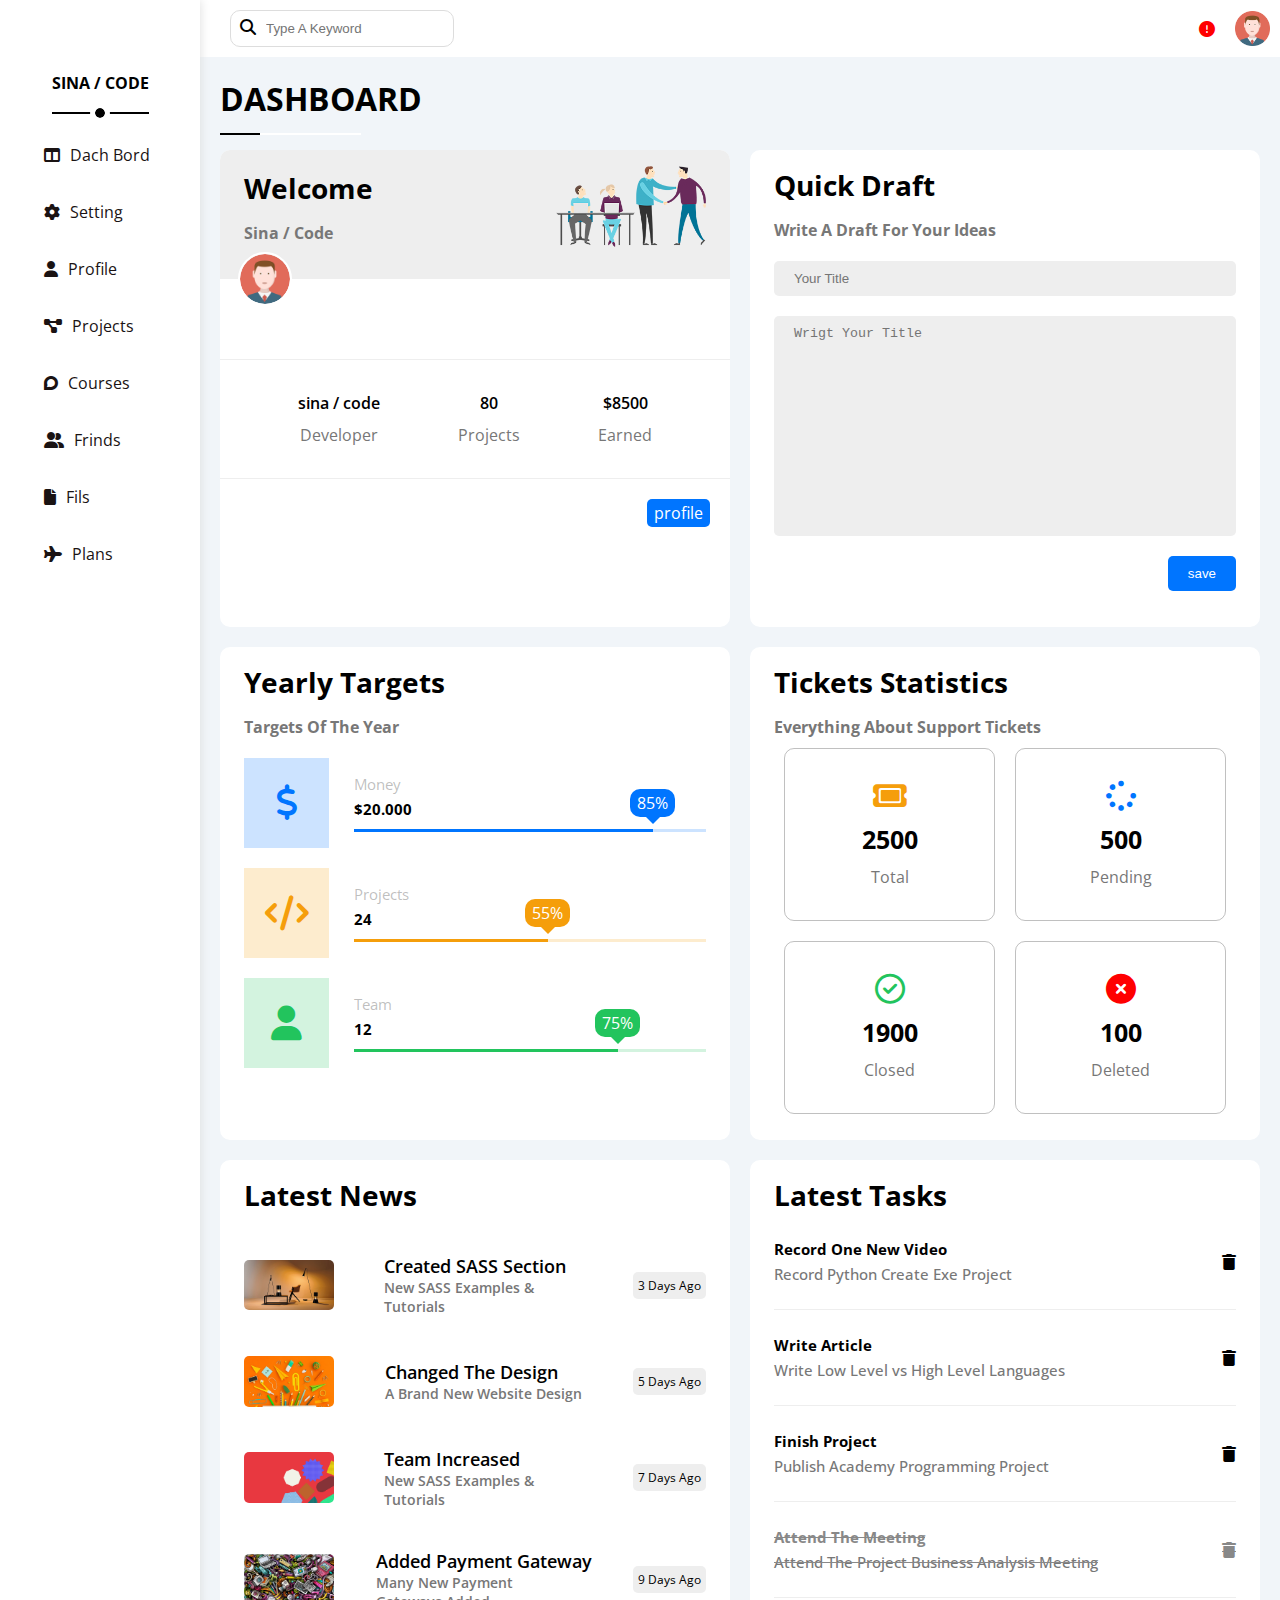
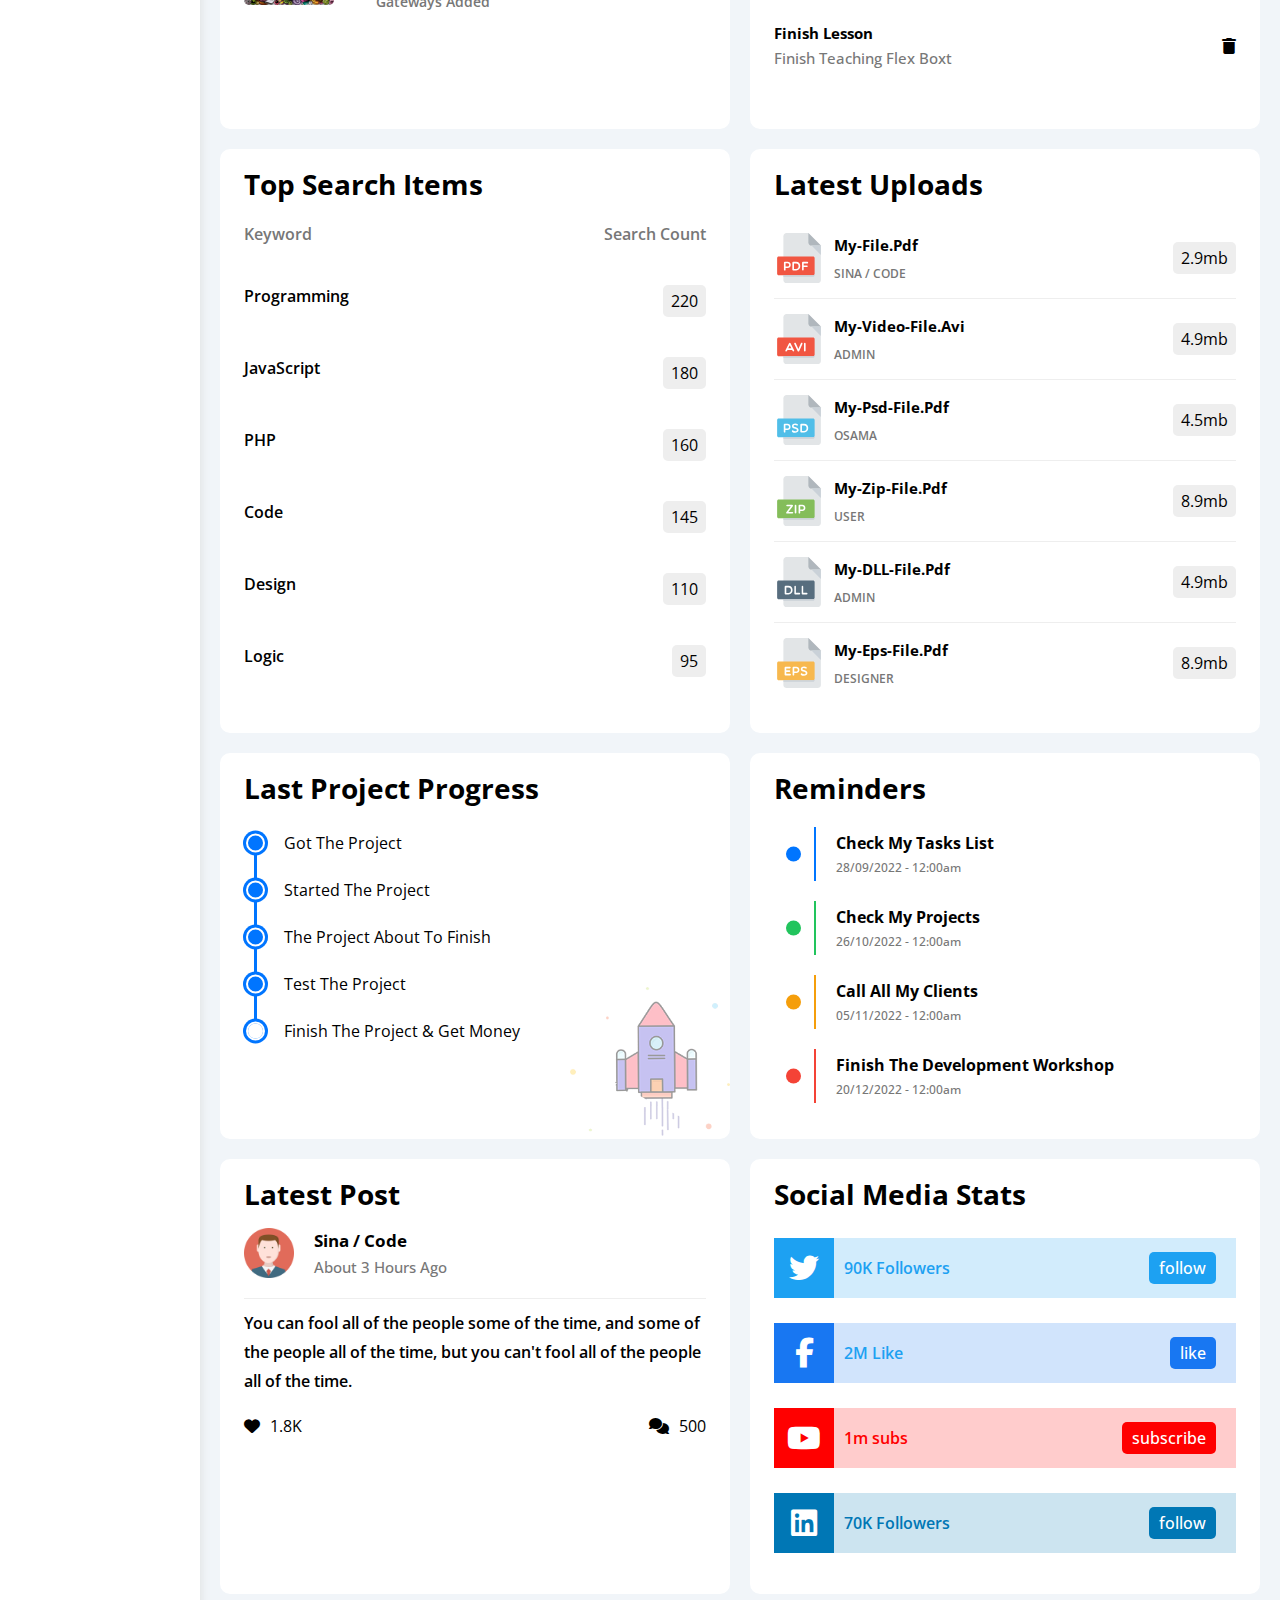
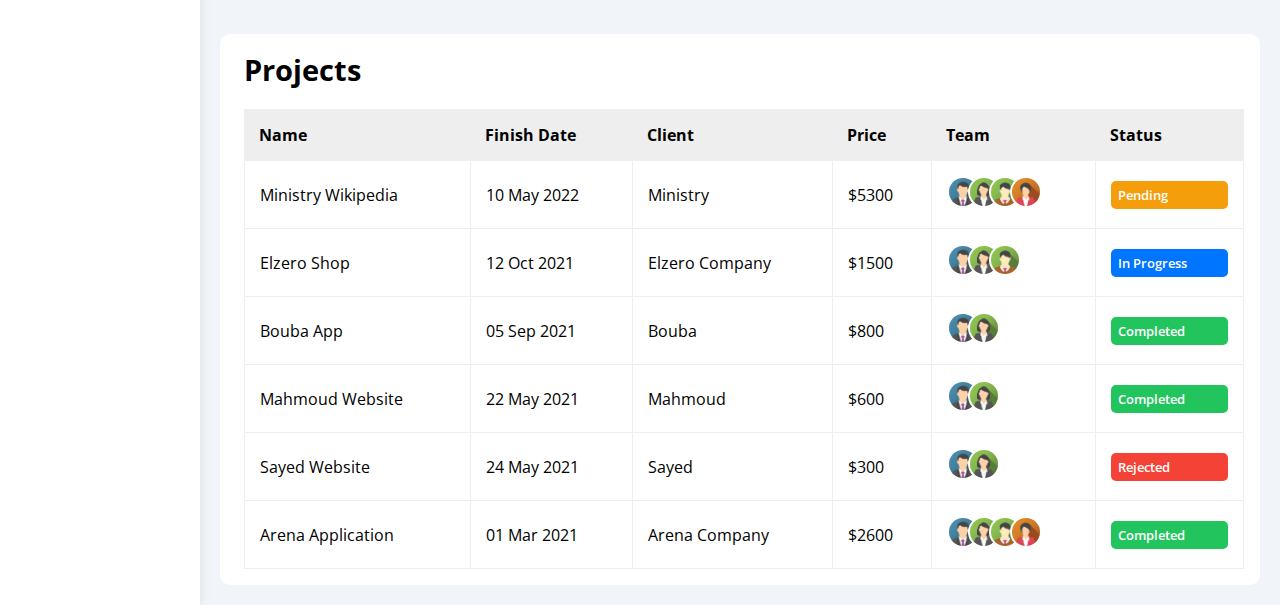
<file: index.html>
<!DOCTYPE html>
<html lang="en">
<head>
    <meta charset="UTF-8">
    <meta name="viewport" content="width=device-width, initial-scale=1.0">
    <title>Dash-Bord</title>
    <!-- font awesome -->
    <link rel="stylesheet" href="https://cdnjs.cloudflare.com/ajax/libs/font-awesome/6.5.1/css/all.min.css">
    <link rel="stylesheet" href="css/dashbord.css">

</head>
<body>
    <main class="mn"> 
        <div class="dash-bord">
                <div class="sina-bar">
                    <h2>sina / code</h2>
                    <ul>
                        <li><a href="index.html"><i class="fa-solid fa-table-columns"></i><span>dach bord</span></a></li>
                        <li><a href="settings.html"><i class="fa-solid fa-gear"></i><span>setting</span></a></li>
                        <li><a href="profile.html"><i class="fa-solid fa-user"></i><span>profile</span></a></li>
                        <li><a href="projects.html"><i class="fa-solid fa-diagram-project"></i><span>projects</span></a></li>
                        <li><a href="coursers.html"><i class="fa-brands fa-discourse"></i><span>courses</span></a></li>
                        <li><a href="frind.html"><i class="fa-solid fa-user-group"></i><span>frinds</span></a></li>
                        <li><a href="files.html"><i class="fa-solid fa-file"></i><span>fils</span></a></li>
                        <li><a href="plans.html"><i class="fa-solid fa-plane"></i><span>plans</span></a></li>
                    </ul>
                </div>            
        </div>
       <section class="header">
        <header>
            <form action="">
             <i class="fa-solid fa-magnifying-glass"></i>
             <input type="text" placeholder="Type A Keyword">
            </form>
            <div class="right">
             <img src="image/avatar.png" alt="">
             <i class="fa-solid fa-circle-exclamation"></i>
            </div>
         </header>
         <div class="dach-content">
            <h1>Dashboard</h1>
            <div class="content content-dashbord">
               <div class="welcome box">
                <div class="up">
                    <div class="wel">
                        <h3>welcome</h3>
                    <h4>sina / code</h4>
                    </div>
                    <img class="img-wel" src="image/welcome.png" loading="lazy" alt="...">
                    <img class="img-avatar" src="image/avatar.png" alt="">
                </div>
                <div class="down">
                   <div class="content-down">
                    <div class="user">
                        <p>
                            sina / code
                            <span>Developer</span>
                        </p>
                    </div>
                    <div class="user">
                        <p>
                            80
                            <span>Projects</span>
                        </p>
                    </div>
                    <div class="user">
                        <p>
                            $8500
                            <span>Earned
                            </span>
                        </p>
                    </div>
                   </div>
                    <div class="profil-link">
                        <a href="profile.html">profile</a>
                    </div>
                </div>
               </div>
               <div class="quick  box">
                <h3>Quick Draft</h3>
                <h4>Write A Draft For Your Ideas</h4>
                <form action="">
                    <input class="inp" type="text" placeholder="Your Title">
                   <textarea name="" placeholder="Wrigt Your Title" id=""></textarea>
                    <input type="submit" value="save">
                </form>
               </div>
               <div class="targets box">
                <div class="title">
                    <h3>Yearly Targets</h3>
                    <h4>Targets Of The Year</h4>
                </div>
                <div class="info">
                    <div class="content">
                        <div class="icon" style="background-color: rgb(0 117 255 / 20%);">
                         <i class="fa-solid fa-dollar-sign" style="color: rgb(0 117 255);"></i>
                        </div>
                        <div class="line">
                         <h5>Money</h5>
                         <h6>$20.000</h6>
                         <span class="span-b span" style="background-color: rgb(0 117 255 / 20%);"><span></span></span>
                        </div>
                 </div>
                 <div class="content">
                     <div class="icon" style="background-color: rgb(253 236 206);">
                         <i class="fa-solid fa-code" style="color: rgb(245 158 11);"></i>
                     </div>
                     <div class="line">
                      <h5>Projects</h5>
                      <h6>24</h6>
                      <span class="span-y span" style="background-color: rgb(253 236 206);"><span></span></span>
                     </div>
              </div>
              <div class="content">
                 <div class="icon" style="background-color: rgb(34 197 94 / 20%);">
                     <i class="fa-solid fa-user" style="color: rgb(34 196 93);"></i>
                 </div>
                 <div class="line">
                  <h5>Team</h5>
                  <h6>12</h6>
                  <span class="span-g span" style="background-color: rgb(34 197 94 / 20%); "><span></span></span>
                 </div>
          </div>
                </div>
               </div>
               <div class="tickets box">
               <div class="title">
                <h3>Tickets Statistics</h3>
                <h4>Everything About Support Tickets</h4>
               </div>
              <div class="content">
                <div class="info">
                    <i  class="fa-solid fa-ticket"></i>
                    <p>2500</p>
                    <span>total</span>
                   </div>
                   <div class="info">
                    <i class="fa-solid fa-spinner"></i>
                    <p>500</p>
                    <span>Pending</span>
                   </div>
                   <div class="info">
                    <i class="fa-regular fa-circle-check"></i>
                    <p>1900</p>
                    <span>closed</span>
                   </div>
                   <div class="info">
                    <i class="fa-solid fa-circle-xmark"></i>
                    <p>100</p>
                    <span>deleted</span>
                   </div>
              </div>
               </div>
               <div class="news box">
                <h3>Latest News</h3>
               <div class="content-info">
                <div class="info">
                    <img src="image/news-01.png" alt="">
                   <div class="tittle">
                    <h5>Created SASS Section</h5>
                    <h6>New SASS Examples & Tutorials</h6>
                   </div>
                   <p>3 Days Ago</p>
                </div>
                <div class="info">
                    <img src="image/news-02.png" alt="">
                   <div class="tittle">
                    <h5>Changed The Design</h5>
                    <h6>A Brand New Website Design</h6>
                   </div>
                   <p>5 Days Ago</p>
                </div>
                <div class="info">
                    <img src="image/news-03.png" alt="">
                   <div class="tittle">
                    <h5>Team Increased</h5>
                    <h6>New SASS Examples & Tutorials</h6>
                   </div>
                   <p>7 Days Ago</p>
                </div>
                <div style="border-bottom: none;" class="info">
                    <img src="image/news-04.png" alt="">
                   <div class="tittle">
                    <h5>Added Payment Gateway</h5>
                    <h6>Many New Payment Gateways Added</h6>
                   </div>
                   <p>9 Days Ago</p>
                </div>
               </div>
               </div>
               <div class="lastes-taks box">
              <h3>Latest Tasks</h3>
                <div class="info"> 
                        <div class="title">
                            <h5>Record One New Video</h5>
                            <h6>Record Python Create Exe Project</h6>
                        </div>
                        <i class="fa-solid fa-trash"></i>
                </div>
                <div class="info">
                    <div class="title">
                        <h5>Write Article</h5>
                        <h6>Write Low Level vs High Level Languages</h6>
                    </div>
                    <i class="fa-solid fa-trash"></i>
            </div>
            <div class="info">
                <div class="title">
                    <h5>Finish Project</h5>
                    <h6>Publish Academy Programming Project</h6>
                </div>
                <i class="fa-solid fa-trash"></i>
        </div>
        <div class="info" style="text-decoration: line-through; color: #888;">
            <div class="title">
                <h5>Attend The Meeting</h5>
                <h6>Attend The Project Business Analysis Meeting</h6>
            </div>
            <i class="fa-solid fa-trash"></i>
    </div>
    <div class="info" style="border: none;">
        <div class="title">
            <h5>Finish Lesson</h5>
            <h6>Finish Teaching Flex Boxt</h6>
        </div>
        <i class="fa-solid fa-trash"></i>
</div>
            </div>
            <div class="search-items box">
                <h3>Top Search Items</h3>
                <div class="title">
                    <p>Keyword</p>
                    <p>Search Count</p>
                </div>
                <div class="info">
                    <p>Programming</p>
                    <p>220</p>
                </div>
                <div class="info">
                    <p>JavaScript</p>
                    <p>180</p>
                </div>
                <div class="info">
                    <p>PHP</p>
                    <p>160</p>
                </div>
                <div class="info">
                    <p>Code</p>
                    <p>145</p>
                </div>
                <div class="info">
                    <p>Design</p>
                    <p>110</p>
                </div>
                <div class="info">
                    <p>Logic</p>
                    <p>95</p>
                </div>
            </div>
            <div class="uploads box">
                <h3>Latest Uploads</h3>
                <div class="info">
                    <div class="file">
                        <img src="image/pdf.svg" loading="lazy" alt="...">
                       <div class="title">
                        <h5>my-file.pdf</h5>
                        <h6>sina / code</h6>
                       </div>
                    </div>
                    <p>2.9mb</p>
                </div>
                <div class="info">
                    <div class="file">
                        <img src="image/avi.svg" loading="lazy" alt="...">
                       <div class="title">
                        <h5>My-Video-File.avi</h5>
                        <h6>Admin</h6>
                       </div>
                    </div>
                    <p>4.9mb</p>
                </div>
                <div class="info">
                    <div class="file">
                        <img src="image/psd.svg" loading="lazy" alt="...">
                       <div class="title">
                        <h5>My-Psd-File.pdf</h5>
                        <h6>Osama</h6>
                       </div>
                    </div>
                    <p>4.5mb</p>
                </div>
                <div class="info">
                    <div class="file">
                        <img src="image/zip.svg" loading="lazy" alt="...">
                       <div class="title">
                        <h5>My-Zip-File.pdf</h5>
                        <h6>User</h6>
                       </div>
                    </div>
                    <p>8.9mb</p>
                </div>
                <div class="info">
                    <div class="file">
                        <img src="image/dll.svg" loading="lazy" alt="...">
                       <div class="title">
                        <h5>My-DLL-File.pdf</h5>
                        <h6>admin</h6>
                       </div>
                    </div>
                    <p>4.9mb</p>
                </div>
                <div class="info" style="border: none;">
                    <div class="file">
                        <img src="image/eps.svg" loading="lazy" alt="...">
                       <div class="title">
                        <h5>My-Eps-File.pdf</h5>
                        <h6>designer</h6>
                       </div>
                    </div>
                    <p>8.9mb</p>
                </div>
            </div>
                <div class="progress box">
                    <h3>Last Project Progress</h3>
             <ul>
                <li>Got The Project</li>
                <li>Started The Project</li>
                <li>The Project About To Finish</li>
                <li class="f-active">Test The Project</li>
                <li class="l-active">Finish The Project & Get Money</li>
             </ul>
             <img src="image/project.png" alt="">
                </div>
                <div class="reminders box">
                    <h3>Reminders</h3>
                    <ul>
                        <li class="ib" style="border-color:rgb(0 117 255) ;">
                            Check My Tasks List
                            <span>28/09/2022 - 12:00am</span>
                        </li>
                        <li class="ig" style="border-color: rgb(34 196 93);">
                            Check My Projects
                            <span>26/10/2022 - 12:00am</span>
                        </li>
                        <li class="iy" style="border-color:rgb(245 158 11) ;">
                            Call All My Clients
                            <span>05/11/2022 - 12:00am</span>
                        </li>
                        <li class="ir" style="border-color:#f44336 ;">
                            Finish The Development Workshop
                            <span>20/12/2022 - 12:00am</span>
                        </li>
                    </ul>
                </div>
                <div class=" post box">
                    <h3>Latest Post</h3>
                    <div class="content">
                        <img src="image/avatar.png" loading="lazy" alt="...">
                    <div class="title">
                        <h5>sina / code</h5>
                        <h6>About 3 Hours Ago</h6>
                    </div>
                    </div>
                    <p>
                        You can fool all of the people some of the time, and some of the people all of the time, but you can't fool all of the people all of the time.
                    </p>
                    <div class="lc">
                        <p><i class="fa-solid fa-heart"></i>1.8K</p>
                        <p><i class="fa-solid fa-comments"></i>500</p>
                    </div>
                </div>
                <div class="stats box">
                    <h3>Social Media Stats</h3>
                    <div class="tweter info" style="background-color: rgb(29 161 242 / 20%)">
                        <div class="left">
                            <div style="background-color: #1da1f2;" class="icon" >
                                <i class="fa-brands fa-twitter"></i>
                            </div>
                            <p style="color: #1da1f2;">90K Followers
                            </p>
                        </div>
                        <a style="background-color :#1da1f2;" href="">follow</a>
                    </div>
                    <div class="face info" style="background-color:rgb(24 119 242 / 20%); color:#1da1f2">
                       <div class="left">
                        <div style="background-color: #1877f2;" class="icon"><i class="fa-brands fa-facebook-f"></i></div>
                        <p>2M Like</p>
                       </div>
                        <a style="background-color: #1877f2;"" href="">like</a>
                    </div>
                    <div class="youtube info" style="background-color: rgb(255 0 0 / 20%); color: #ff0000;">
                        <div class="left">
                            <div style="background-color: #ff0000;" class="icon"><i class="fa-brands fa-youtube"></i></i></div>
                        <p>1m subs</p>
                        </div>
                        <a style="background-color: #ff0000" href="">subscribe</a>
                    </div>
                    <div class="lenked info" style="background-color:rgb(0 119 181 / 20%); color: #0077b5;">
                       <div class="left">
                        <div style="background-color: #0077b5;" class="icon"><i class="fa-brands fa-linkedin"></i></div>
                        <p>70K Followers</p>
                       </div>
                        <a style="background-color: #0077b5;" href="">follow</a>
                       </div>
                    </div>
                </div>
            </div>
        </div>
        <div class="table">
            <h3>Projects</h3>
             <table>
                 <thead>
                   <tr>
                       <td>name</td>
                       <td>Finish Date</td>
                       <td>Client</td>
                       <td>Price</td>
                       <td>Team</td>
                       <td>Status</td>
                   </tr>
                 </thead>
                 <tbody>
                   <tr>
                       <td>Ministry Wikipedia</td>
                       <td>10 May 2022	</td>
                       <td>Ministry</td>
                       <td>$5300</td>
                       <td>
                           <img src="image/team-01.png" loading="lazy" alt="...">
                           <img src="image/team-02.png" loading="lazy" alt="...">
                           <img src="image/team-03.png" loading="lazy" alt="...">
                           <img src="image/team-04.png" loading="lazy" alt="...">
                       </td>
                       <td><p class="bg-orange">Pending</p></td>
                   </tr>
                   <tr>
                       <td>Elzero Shop	</td>
                       <td>12 Oct 2021	</td>
                       <td>Elzero Company	</td>
                       <td>$1500</td>
                       <td>
                           <img src="image/team-01.png" loading="lazy" alt="...">
                           <img src="image/team-02.png" loading="lazy" alt="...">
                           <img src="image/team-03.png" loading="lazy" alt="...">
       
                       </td>
                       <td><p class="bg-blue">In Progress</p></td>
                   </tr>
                   <tr>
                       <td>Bouba App</td>
                       <td>05 Sep 2021</td>
                       <td>Bouba</td>
                       <td>$800</td>
                       <td>
                        <img src="image/team-01.png" loading="lazy" alt="..."> 
                        <img src="image/team-02.png" loading="lazy" alt="...">
                       </td>
                       <td><p class="bg-green">Completed</p></td>
                   </tr>
                   <tr>
                       <td>Mahmoud Website	</td>
                       <td>22 May 2021</td>
                       <td>Mahmoud</td>
                       <td>$600</td>
                       <td>
                       <img src="image/team-01.png" loading="lazy" alt="...">
                       <img src="image/team-02.png" loading="lazy" alt="...">
                   </td>
                   <td><p class="bg-green">completed</p></td>
                   </tr>
                   <tr>
           <td>Sayed Website</td>
           <td>24 May 2021</td>
           <td>Sayed</td>
           <td>$300</td>
           <td>
                      <img src="image/team-01.png" loading="lazy" alt="...">
                     <img src="image/team-02.png" loading="lazy" alt="...">
           </td>
           <td><p class="bg-red">rejected</p></td>
                         </tr>
                           <tr>
           <td>Arena Application</td>
           <td>01 Mar 2021</td>
           <td>Arena Company</td>
           <td>$2600</td>
           <td>
               <img src="image/team-01.png" loading="lazy" alt="...">
               <img src="image/team-02.png" loading="lazy" alt="...">
               <img src="image/team-03.png" loading="lazy" alt="...">
               <img src="image/team-04.png" loading="lazy" alt="...">
           </td>
           <td><p class="bg-green">Completed</p></td>
                             </tr>
                 </tbody>
                 </table>
          </div>
    </section>
    </main>
</body>
</html>
</file>
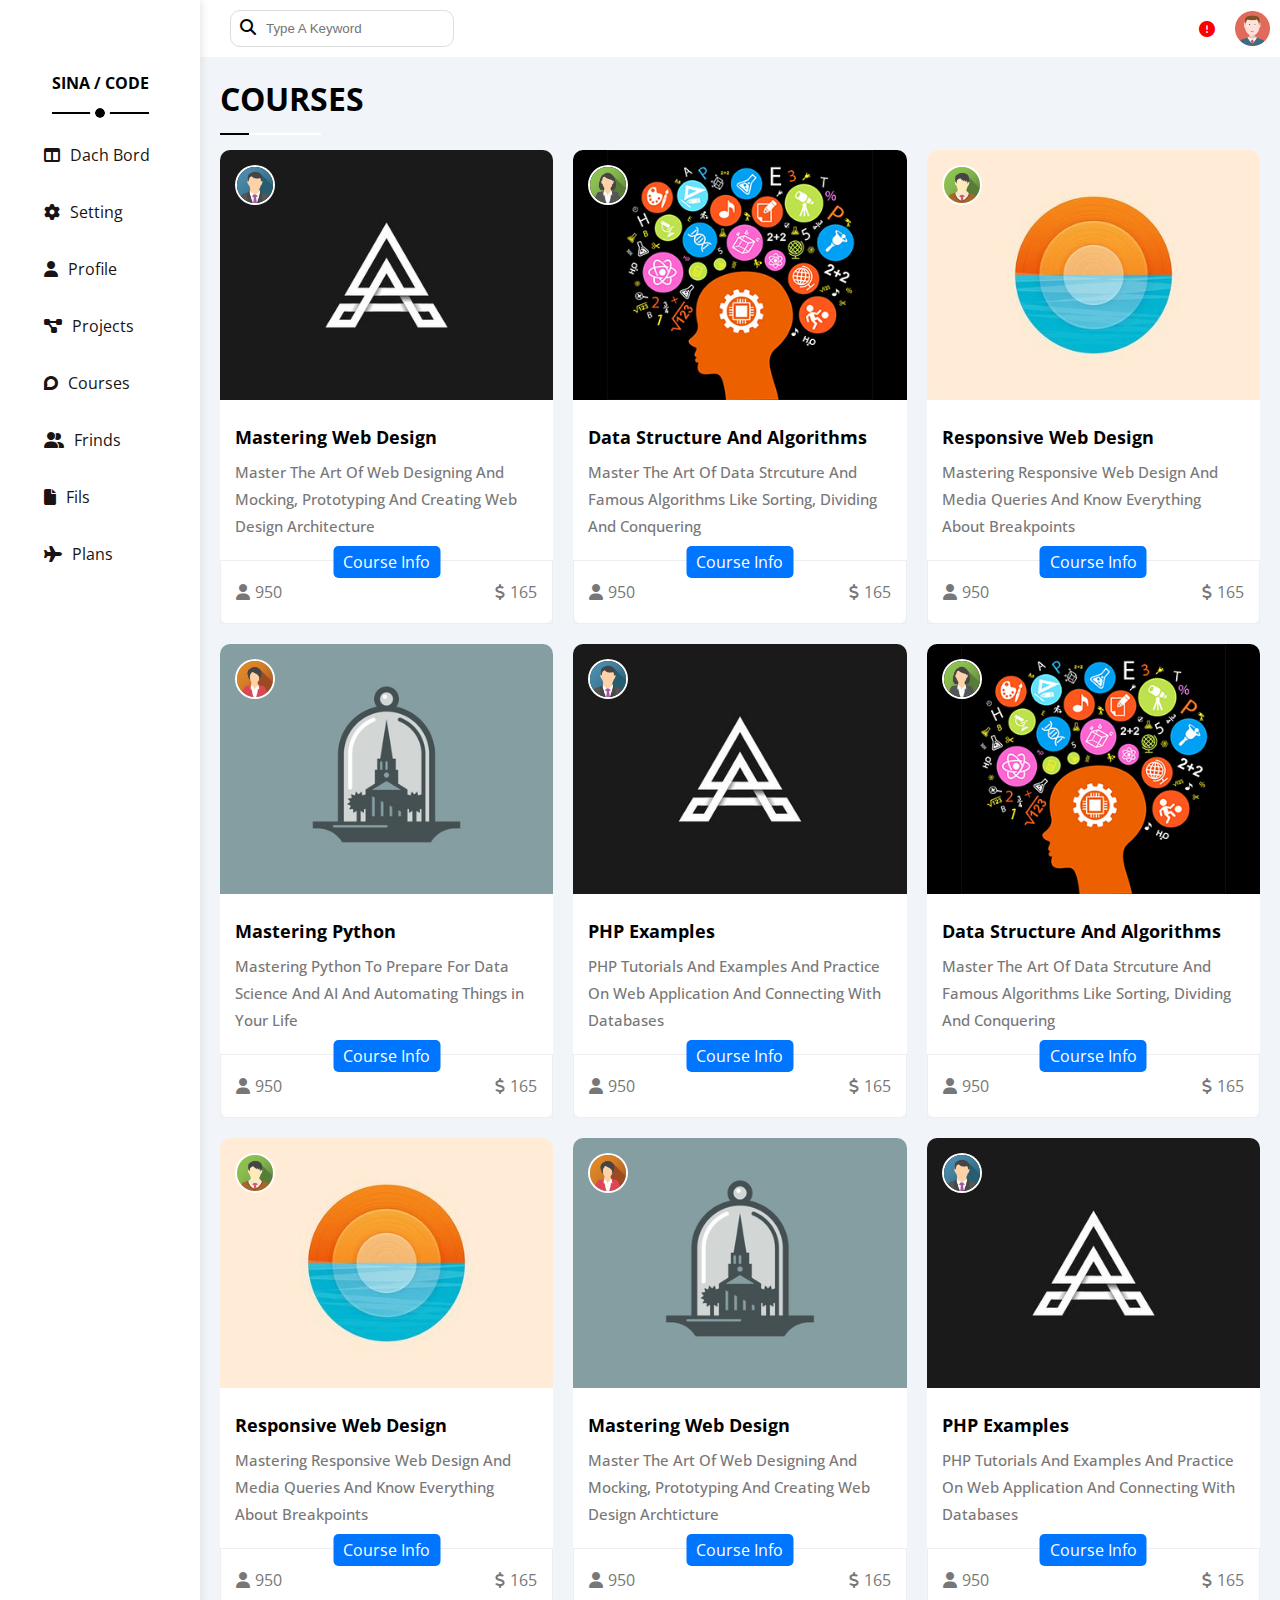
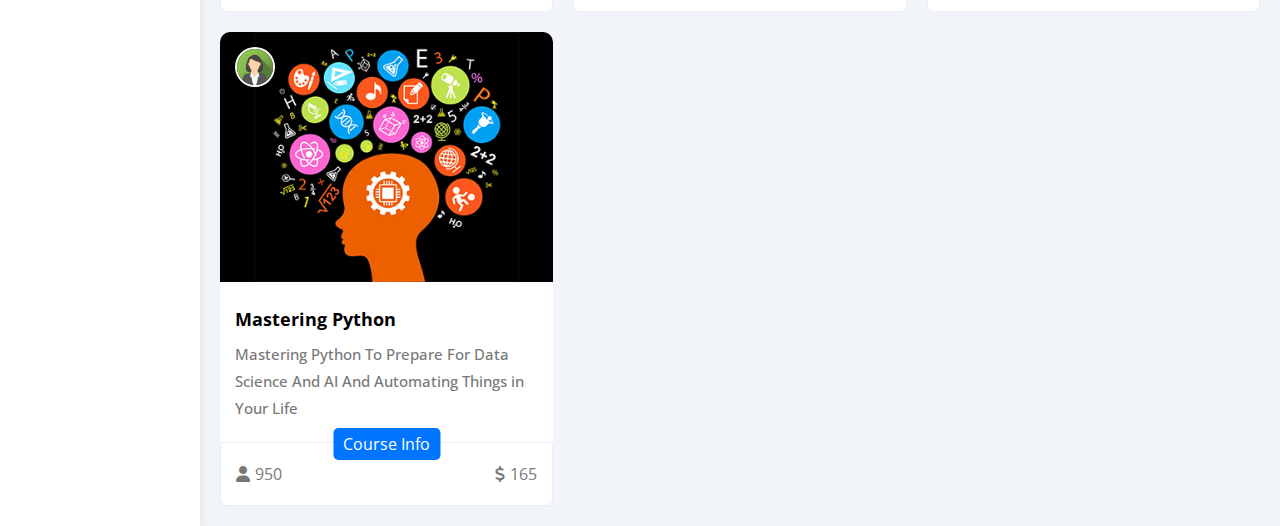
<file: coursers.html>
<!DOCTYPE html>
<html lang="en">
<head>
    <meta charset="UTF-8">
    <meta name="viewport" content="width=device-width, initial-scale=1.0">
    <title>courses</title>
    <!-- font awesome -->
    <link rel="stylesheet" href="https://cdnjs.cloudflare.com/ajax/libs/font-awesome/6.5.1/css/all.min.css">
    <link rel="stylesheet" href="css/dashbord.css">
    <link rel="stylesheet" href="css/projects.css">
    <link rel="stylesheet" href="css/coursers.css">

</head>
<body>
    <main class="mn"> 
        <div class="dash-bord">
                <div class="sina-bar">
                    <h2>sina / code</h2>
                    <ul>
                        <li><a href="index.html"><i class="fa-solid fa-table-columns"></i><span>dach bord</span></a></li>
                        <li><a href="settings.html"><i class="fa-solid fa-gear"></i><span>setting</span></a></li>
                        <li><a href="profile.html"><i class="fa-solid fa-user"></i><span>profile</span></a></li>
                        <li><a href="projects.html"><i class="fa-solid fa-diagram-project"></i><span>projects</span></a></li>
                        <li><a href="coursers.html"><i class="fa-brands fa-discourse"></i><span>courses</span></a></li>
                        <li><a href="frind.html"><i class="fa-solid fa-user-group"></i><span>frinds</span></a></li>
                        <li><a href="files.html"><i class="fa-solid fa-file"></i><span>fils</span></a></li>
                        <li><a href="plans.html"><i class="fa-solid fa-plane"></i><span>plans</span></a></li>
                    </ul>
                </div>            
        </div>
       <section class="header">
        <header>
            <form action="">
             <i class="fa-solid fa-magnifying-glass"></i>
             <input type="text" placeholder="Type A Keyword">
            </form>
            <div class="right">
             <img src="image/avatar.png" alt="">
             <i class="fa-solid fa-circle-exclamation"></i>
            </div>
         </header>
         <div class="dach-content">
            <h1>courses</h1>
            <div class="content content-courses">
              <div class="box">
                <img class="img-full" src="image/course-01.jpg" loading="lazy" alt="...">
                <img class="pos-abs" src="image/team-01.png" loading="lazy" alt="...">
                <div class="title">
                    <h5>Mastering Web Design</h5>
                <h6>Master The Art Of Web Designing And Mocking, Prototyping And Creating Web Design Architecture</h6>
                </div>
                <div class="info">
                    <p><i class="fa-solid fa-user"></i>950</p>
                    <span>Course Info</span>
                    <p><i class="fa-solid fa-dollar-sign"></i>165</p>
                </div>
              </div>
              <div class="box">
                <img class="img-full" src="image/course-02.jpg" loading="lazy" alt="...">
                <img class="pos-abs" src="image/team-02.png" loading="lazy" alt="...">
                <div class="title">
                    <h5>Data Structure And Algorithms</h5>
                <h6>Master The Art Of Data Strcuture And Famous Algorithms Like Sorting, Dividing And Conquering</h6>
                </div>
                <div class="info">
                    <p><i class="fa-solid fa-user"></i>950</p>
                    <span>Course Info</span>
                    <p><i class="fa-solid fa-dollar-sign"></i>165</p>
                </div>
              </div>
              <div class="box">
                <img class="img-full" src="image/course-03.jpg" loading="lazy" alt="...">
                <img class="pos-abs" src="image/team-03.png" loading="lazy" alt="...">
                <div class="title">
                    <h5>Responsive Web Design</h5>
                <h6>Mastering Responsive Web Design And Media Queries And Know Everything About Breakpoints</h6>
                </div>
                <div class="info">
                    <p><i class="fa-solid fa-user"></i>950</p>
                    <span>Course Info</span>
                    <p><i class="fa-solid fa-dollar-sign"></i>165</p>
                </div>
              </div>
              <div class="box">
                <img class="img-full" src="image/course-04.jpg" loading="lazy" alt="...">
                <img class="pos-abs" src="image/team-04.png" loading="lazy" alt="...">
                <div class="title">
                    <h5>Mastering Python</h5>
                <h6>Mastering Python To Prepare For Data Science And AI And Automating Things in Your Life</h6>
                </div>
                <div class="info">
                    <p><i class="fa-solid fa-user"></i>950</p>
                    <span>Course Info</span>
                    <p><i class="fa-solid fa-dollar-sign"></i>165</p>
                </div>
              </div>
              <div class="box">
                <img class="img-full" src="image/course-01.jpg" loading="lazy" alt="...">
                <img class="pos-abs" src="image/team-01.png" loading="lazy" alt="...">
                <div class="title">
                    <h5>PHP Examples</h5>
                <h6>PHP Tutorials And Examples And Practice On Web Application And Connecting With Databases</h6>
                </div>
                <div class="info">
                    <p><i class="fa-solid fa-user"></i>950</p>
                    <span>Course Info</span>
                    <p><i class="fa-solid fa-dollar-sign"></i>165</p>
                </div>
              </div>
              <div class="box">
                <img class="img-full" src="image/course-02.jpg" loading="lazy" alt="...">
                <img class="pos-abs" src="image/team-02.png" loading="lazy" alt="...">
                <div class="title">
                    <h5>Data Structure And Algorithms</h5>
                <h6>Master The Art Of Data Strcuture And Famous Algorithms Like Sorting, Dividing And Conquering</h6>
                </div>
                <div class="info">
                    <p><i class="fa-solid fa-user"></i>950</p>
                    <span>Course Info</span>
                    <p><i class="fa-solid fa-dollar-sign"></i>165</p>
                </div>
              </div>
              <div class="box">
                <img class="img-full" src="image/course-03.jpg" loading="lazy" alt="...">
                <img class="pos-abs" src="image/team-03.png" loading="lazy" alt="...">
                <div class="title">
                    <h5>Responsive Web Design</h5>
                <h6>Mastering Responsive Web Design And Media Queries And Know Everything About Breakpoints</h6>
                </div>
                <div class="info">
                    <p><i class="fa-solid fa-user"></i>950</p>
                    <span>Course Info</span>
                    <p><i class="fa-solid fa-dollar-sign"></i>165</p>
                </div>
              </div>
              <div class="box">
                <img class="img-full" src="image/course-04.jpg" loading="lazy" alt="...">
                <img class="pos-abs" src="image/team-04.png" loading="lazy" alt="...">
                <div class="title">
                    <h5>Mastering Web Design</h5>
                <h6>Master The Art Of Web Designing And Mocking, Prototyping And Creating Web Design Archticture</h6>
                </div>
                <div class="info">
                    <p><i class="fa-solid fa-user"></i>950</p>
                    <span>Course Info</span>
                    <p><i class="fa-solid fa-dollar-sign"></i>165</p>
                </div>
              </div>
              <div class="box">
                <img class="img-full" src="image/course-01.jpg" loading="lazy" alt="...">
                <img class="pos-abs" src="image/team-01.png" loading="lazy" alt="...">
                <div class="title">
                    <h5>PHP Examples</h5>
                <h6>PHP Tutorials And Examples And Practice On Web Application And Connecting With Databases</h6>
                </div>
                <div class="info">
                    <p><i class="fa-solid fa-user"></i>950</p>
                    <span>Course Info</span>
                    <p><i class="fa-solid fa-dollar-sign"></i>165</p>
                </div>
              </div>
              <div class="box">
                <img class="img-full" src="image/course-02.jpg" loading="lazy" alt="...">
                <img class="pos-abs" src="image/team-02.png" loading="lazy" alt="...">
                <div class="title">
                    <h5>Mastering Python</h5>
                <h6>Mastering Python To Prepare For Data Science And AI And Automating Things in Your Life</h6>
                </div>
                <div class="info">
                    <p><i class="fa-solid fa-user"></i>950</p>
                    <span>Course Info</span>
                    <p><i class="fa-solid fa-dollar-sign"></i>165</p>
                </div>
              </div>
            </div>
            </div>
    </section>
    </main>
</body>
</html>
</file>
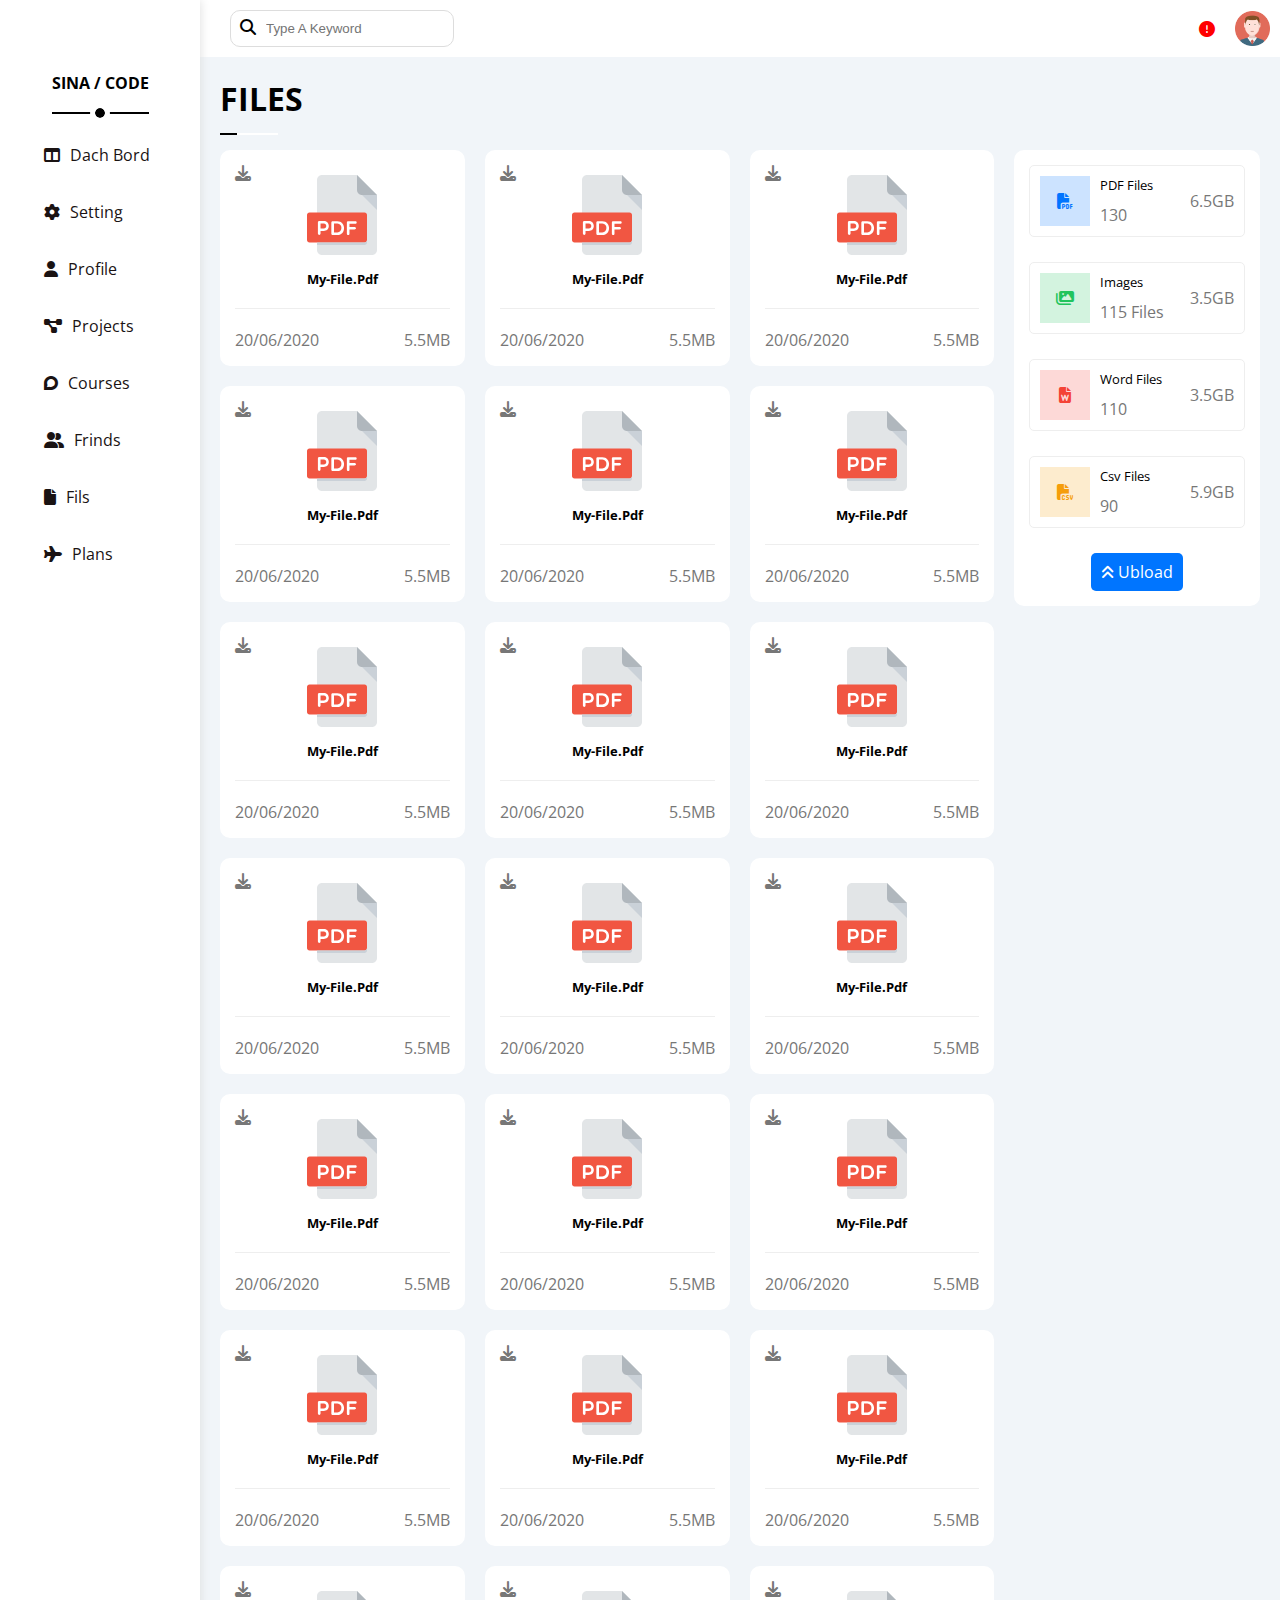
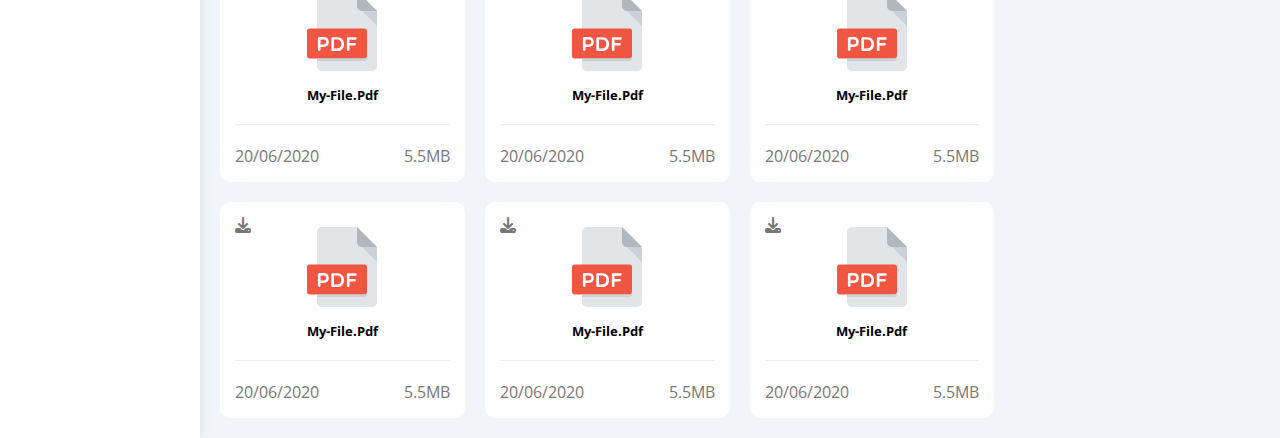
<file: files.html>
<!DOCTYPE html>
<html lang="en">
<head>
    <meta charset="UTF-8">
    <meta name="viewport" content="width=device-width, initial-scale=1.0">
    <title>courses</title>
    <!-- font awesome -->
    <link rel="stylesheet" href="https://cdnjs.cloudflare.com/ajax/libs/font-awesome/6.5.1/css/all.min.css">
    <link rel="stylesheet" href="css/dashbord.css">
    <link rel="stylesheet" href="css/projects.css">
    <link rel="stylesheet" href="css/coursers.css">
    <link rel="stylesheet" href="css/frind.css">
   <link rel="stylesheet" href="css/files.css">
</head>
<body>
    <main class="mn"> 
        <div class="dash-bord">
                <div class="sina-bar">
                    <h2>sina / code</h2>
                    <ul>
                        <li><a href="index.html"><i class="fa-solid fa-table-columns"></i><span>dach bord</span></a></li>
                        <li><a href="settings.html"><i class="fa-solid fa-gear"></i><span>setting</span></a></li>
                        <li><a href="profile.html"><i class="fa-solid fa-user"></i><span>profile</span></a></li>
                        <li><a href="projects.html"><i class="fa-solid fa-diagram-project"></i><span>projects</span></a></li>
                        <li><a href="coursers.html"><i class="fa-brands fa-discourse"></i><span>courses</span></a></li>
                        <li><a href="frind.html"><i class="fa-solid fa-user-group"></i><span>frinds</span></a></li>
                        <li><a href="files.html"><i class="fa-solid fa-file"></i><span>fils</span></a></li>
                        <li><a href="plans.html"><i class="fa-solid fa-plane"></i><span>plans</span></a></li>
                    </ul>
                </div>            
        </div>
       <section class="header">
        <header>
            <form action="">
             <i class="fa-solid fa-magnifying-glass"></i>
             <input type="text" placeholder="Type A Keyword">
            </form>
            <div class="right">
             <img src="image/avatar.png" alt="">
             <i class="fa-solid fa-circle-exclamation"></i>
            </div>
         </header>
         <div class="dach-content">
            <h1>files</h1>
        <div class="content files-content" style="display: flex; justify-content: space-between; " >
<div class="files-boxes">
    <div class="box-file">
        <i class="fa-solid fa-download"></i>
        <img src="image/pdf (1).svg" alt="">
      <h5>my-file.pdf</h5>
        <div class="last">
            <p>20/06/2020</p>
            <p>5.5MB</p>
        </div>
    </div>
    <div class="box-file">
        <i class="fa-solid fa-download"></i>
        <img src="image/pdf (1).svg" alt="">
      <h5>my-file.pdf</h5>
        <div class="last">
            <p>20/06/2020</p>
            <p>5.5MB</p>
        </div>
    </div>
    <div class="box-file">
        <i class="fa-solid fa-download"></i>
        <img src="image/pdf (1).svg" alt="">
      <h5>my-file.pdf</h5>
        <div class="last">
            <p>20/06/2020</p>
            <p>5.5MB</p>
        </div>
    </div>
    <div class="box-file">
        <i class="fa-solid fa-download"></i>
        <img src="image/pdf (1).svg" alt="">
      <h5>my-file.pdf</h5>
        <div class="last">
            <p>20/06/2020</p>
            <p>5.5MB</p>
        </div>
    </div>
    <div class="box-file">
        <i class="fa-solid fa-download"></i>
        <img src="image/pdf (1).svg" alt="">
      <h5>my-file.pdf</h5>
        <div class="last">
            <p>20/06/2020</p>
            <p>5.5MB</p>
        </div>
    </div>
    <div class="box-file">
        <i class="fa-solid fa-download"></i>
        <img src="image/pdf (1).svg" alt="">
      <h5>my-file.pdf</h5>
        <div class="last">
            <p>20/06/2020</p>
            <p>5.5MB</p>
        </div>
    </div>
    <div class="box-file">
        <i class="fa-solid fa-download"></i>
        <img src="image/pdf (1).svg" alt="">
      <h5>my-file.pdf</h5>
        <div class="last">
            <p>20/06/2020</p>
            <p>5.5MB</p>
        </div>
    </div>
    <div class="box-file">
        <i class="fa-solid fa-download"></i>
        <img src="image/pdf (1).svg" alt="">
      <h5>my-file.pdf</h5>
        <div class="last">
            <p>20/06/2020</p>
            <p>5.5MB</p>
        </div>
    </div>
    <div class="box-file">
        <i class="fa-solid fa-download"></i>
        <img src="image/pdf (1).svg" alt="">
      <h5>my-file.pdf</h5>
        <div class="last">
            <p>20/06/2020</p>
            <p>5.5MB</p>
        </div>
    </div>
    <div class="box-file">
        <i class="fa-solid fa-download"></i>
        <img src="image/pdf (1).svg" alt="">
      <h5>my-file.pdf</h5>
        <div class="last">
            <p>20/06/2020</p>
            <p>5.5MB</p>
        </div>
    </div>
    <div class="box-file">
        <i class="fa-solid fa-download"></i>
        <img src="image/pdf (1).svg" alt="">
      <h5>my-file.pdf</h5>
        <div class="last">
            <p>20/06/2020</p>
            <p>5.5MB</p>
        </div>
    </div>
    <div class="box-file">
        <i class="fa-solid fa-download"></i>
        <img src="image/pdf (1).svg" alt="">
      <h5>my-file.pdf</h5>
        <div class="last">
            <p>20/06/2020</p>
            <p>5.5MB</p>
        </div>
    </div>
    <div class="box-file">
        <i class="fa-solid fa-download"></i>
        <img src="image/pdf (1).svg" alt="">
      <h5>my-file.pdf</h5>
        <div class="last">
            <p>20/06/2020</p>
            <p>5.5MB</p>
        </div>
    </div>
    <div class="box-file">
        <i class="fa-solid fa-download"></i>
        <img src="image/pdf (1).svg" alt="">
      <h5>my-file.pdf</h5>
        <div class="last">
            <p>20/06/2020</p>
            <p>5.5MB</p>
        </div>
    </div>
    <div class="box-file">
        <i class="fa-solid fa-download"></i>
        <img src="image/pdf (1).svg" alt="">
      <h5>my-file.pdf</h5>
        <div class="last">
            <p>20/06/2020</p>
            <p>5.5MB</p>
        </div>
    </div>
    <div class="box-file">
        <i class="fa-solid fa-download"></i>
        <img src="image/pdf (1).svg" alt="">
      <h5>my-file.pdf</h5>
        <div class="last">
            <p>20/06/2020</p>
            <p>5.5MB</p>
        </div>
    </div>
    <div class="box-file">
        <i class="fa-solid fa-download"></i>
        <img src="image/pdf (1).svg" alt="">
      <h5>my-file.pdf</h5>
        <div class="last">
            <p>20/06/2020</p>
            <p>5.5MB</p>
        </div>
    </div>
    <div class="box-file">
        <i class="fa-solid fa-download"></i>
        <img src="image/pdf (1).svg" alt="">
      <h5>my-file.pdf</h5>
        <div class="last">
            <p>20/06/2020</p>
            <p>5.5MB</p>
        </div>
    </div>
    <div class="box-file">
        <i class="fa-solid fa-download"></i>
        <img src="image/pdf (1).svg" alt="">
      <h5>my-file.pdf</h5>
        <div class="last">
            <p>20/06/2020</p>
            <p>5.5MB</p>
        </div>
    </div>
    <div class="box-file">
        <i class="fa-solid fa-download"></i>
        <img src="image/pdf (1).svg" alt="">
      <h5>my-file.pdf</h5>
        <div class="last">
            <p>20/06/2020</p>
            <p>5.5MB</p>
        </div>
    </div>
    <div class="box-file">
        <i class="fa-solid fa-download"></i>
        <img src="image/pdf (1).svg" alt="">
      <h5>my-file.pdf</h5>
        <div class="last">
            <p>20/06/2020</p>
            <p>5.5MB</p>
        </div>
    </div>
    <div class="box-file">
        <i class="fa-solid fa-download"></i>
        <img src="image/pdf (1).svg" alt="">
      <h5>my-file.pdf</h5>
        <div class="last">
            <p>20/06/2020</p>
            <p>5.5MB</p>
        </div>
    </div>
    <div class="box-file">
        <i class="fa-solid fa-download"></i>
        <img src="image/pdf (1).svg" alt="">
      <h5>my-file.pdf</h5>
        <div class="last">
            <p>20/06/2020</p>
            <p>5.5MB</p>
        </div>
    </div>
    <div class="box-file">
        <i class="fa-solid fa-download"></i>
        <img src="image/pdf (1).svg" alt="">
      <h5>my-file.pdf</h5>
        <div class="last">
            <p>20/06/2020</p>
            <p>5.5MB</p>
        </div>
    </div>
</div>
<div class="files-statistics bg-i-b" >
  <div class="box-statistics">
    <div class="left">
        <i class="fa-solid fa-file-pdf"></i>
        <div class="info">
<h5>PDF Files</h5>
<p>130</p>
        </div>
    </div>
    <p>6.5GB</p>
  </div>
  <div class="box-statistics bg-i-g">
    <div class="left">
        <i class="fa-solid fa-images"></i>
        <div class="info">
<h5>images</h5>
<p>115 files</p>
        </div>
    </div>
    <p>3.5GB</p>
  </div>
  <div class="box-statistics bg-i-r">
    <div class="left">
        <i class="fa-solid fa-file-word"></i>
        <div class="info">
<h5>word Files</h5>
<p>110</p>
        </div>
    </div>
    <p>3.5GB</p>
  </div>
  <div class="box-statistics bg-i-y">
    <div class="left">
        <i class="fa-solid fa-file-csv"></i>
        <div class="info">
<h5>csv Files</h5>
<p>90</p>
        </div>
    </div>
    <p>5.9GB</p>
  </div>
  <a href=""><i class="fa-solid fa-angles-up"></i> ubload</a>
</div>
        
        </div>
            </div>
    </section>
    </main>
</body>
</html>
</file>
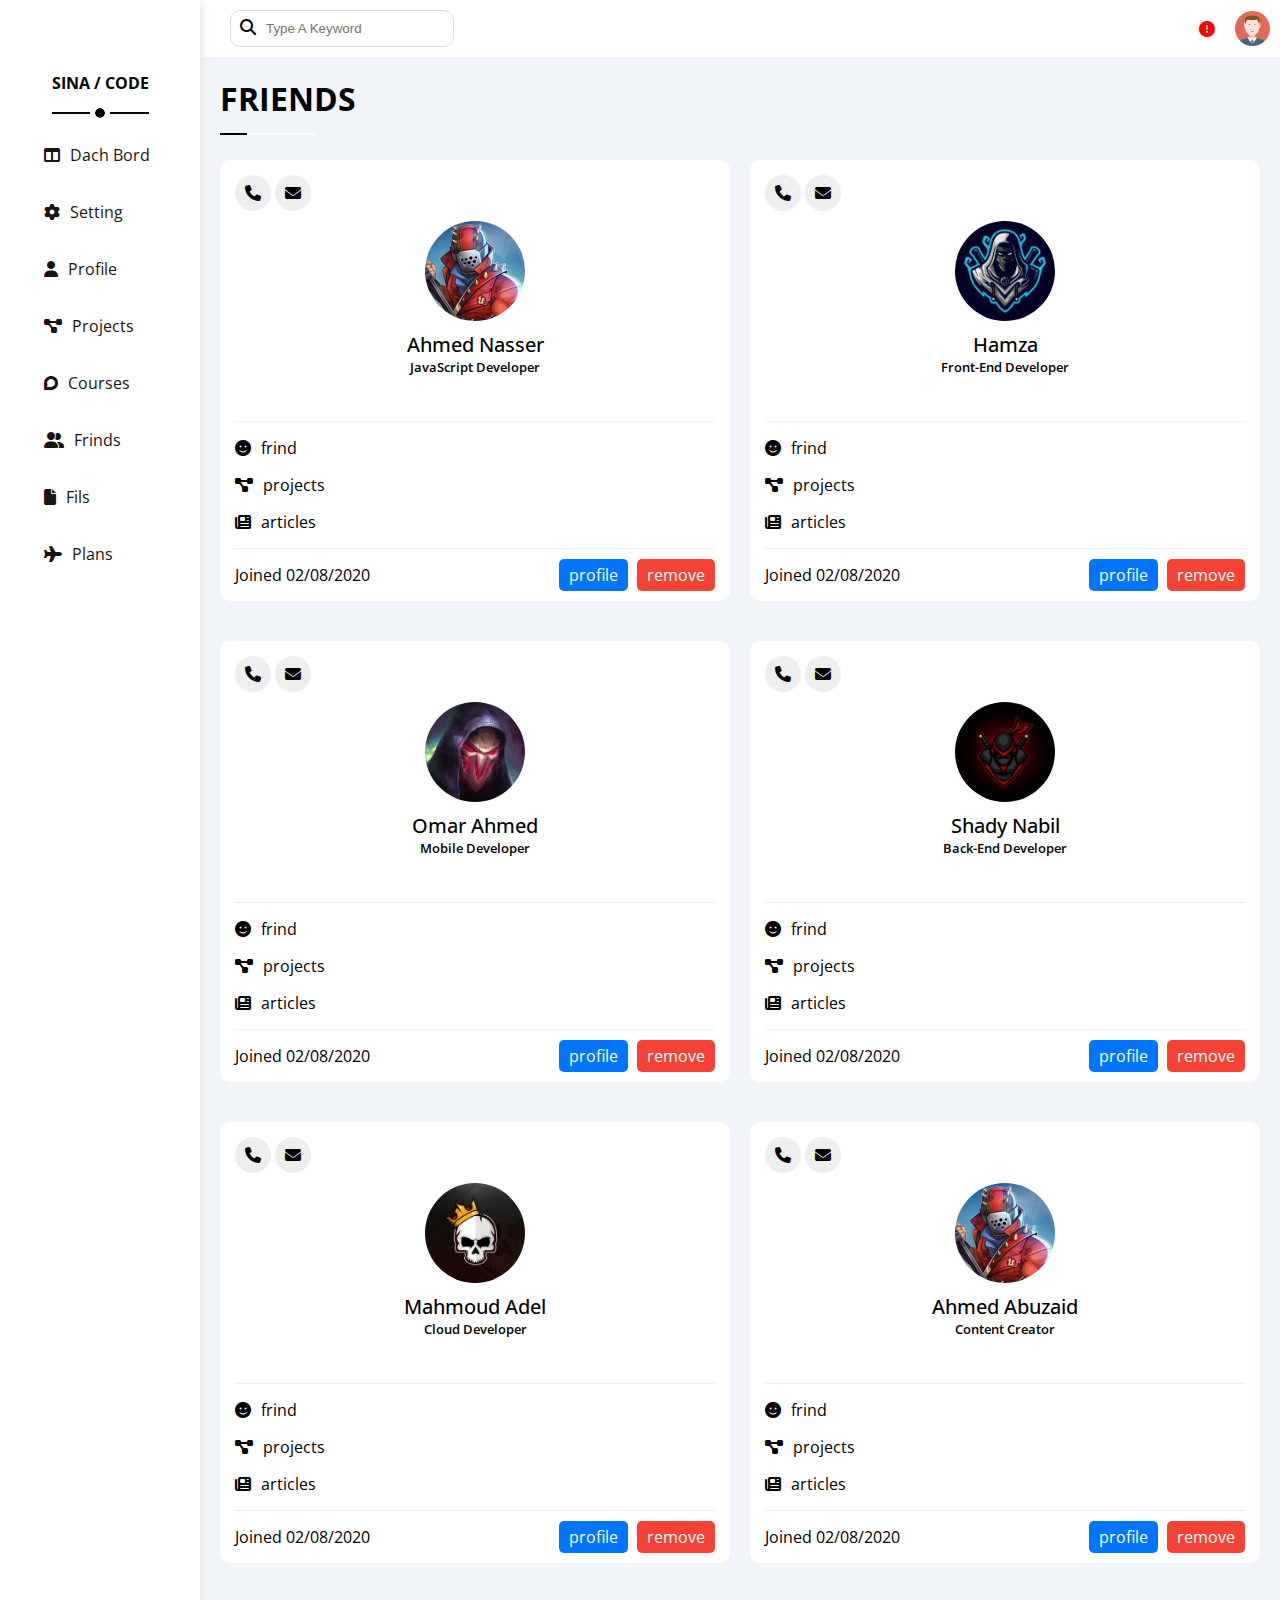
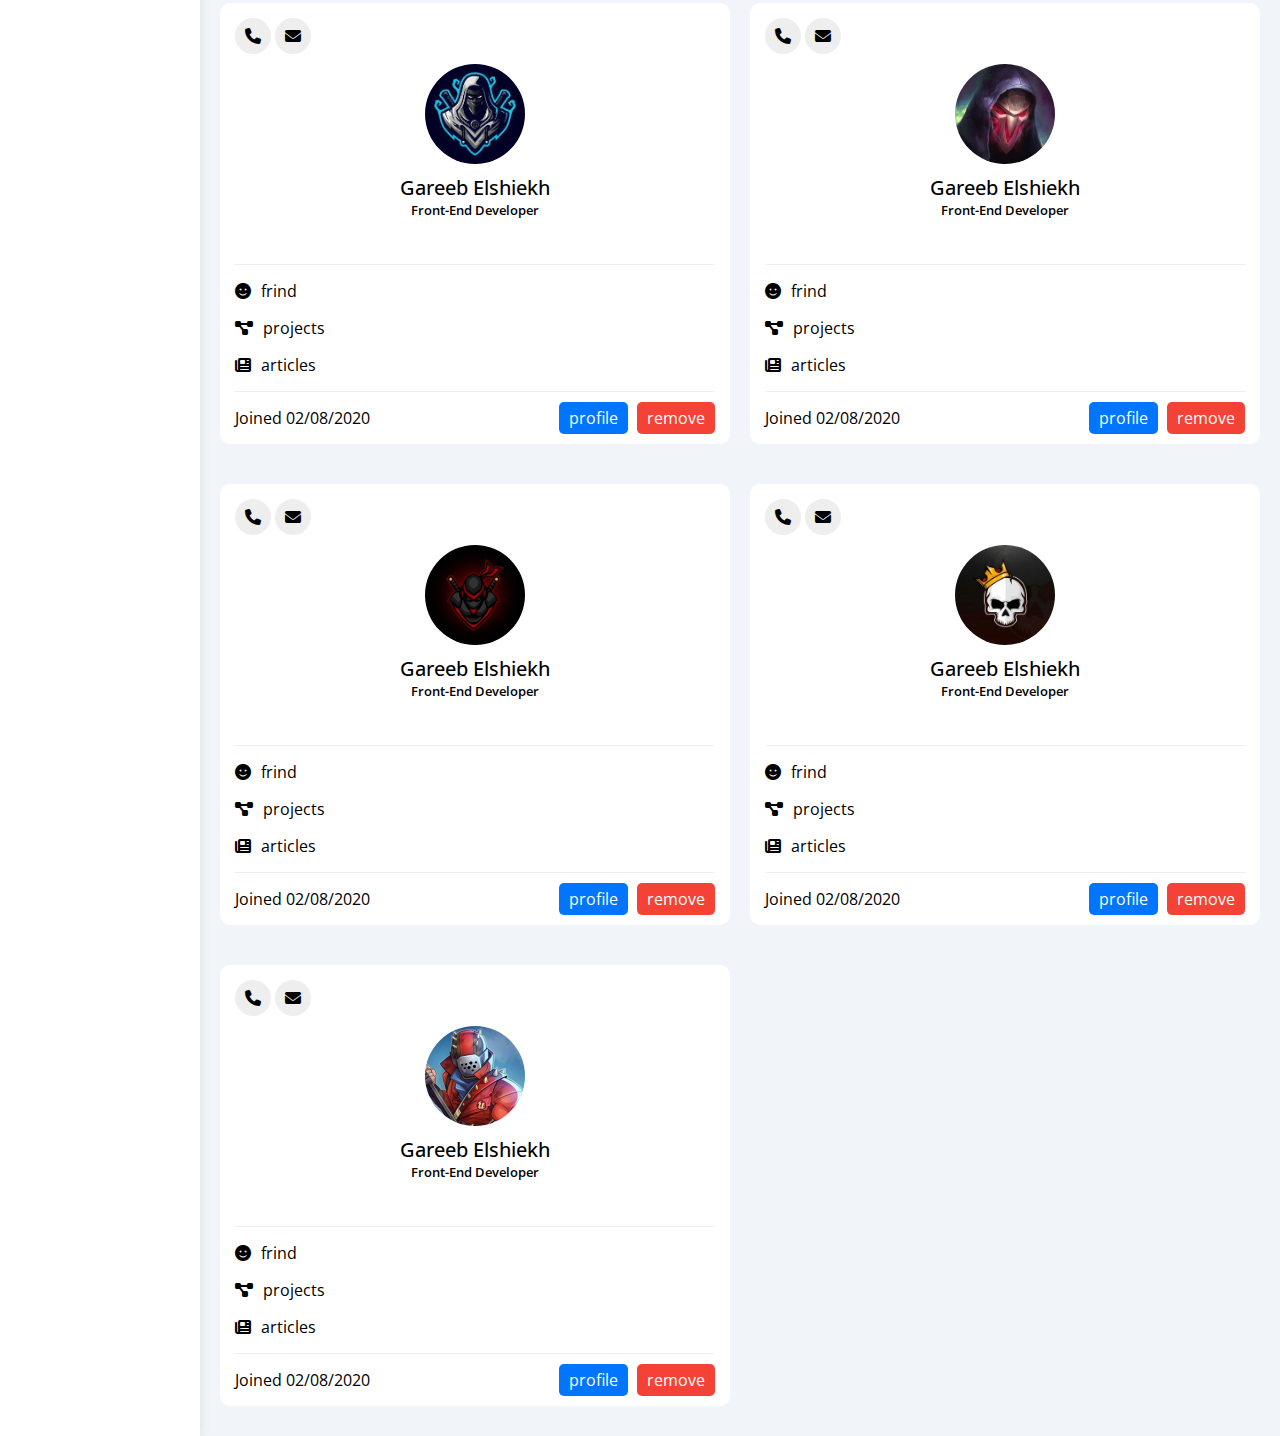
<file: frind.html>
<!DOCTYPE html>
<html lang="en">
<head>
    <meta charset="UTF-8">
    <meta name="viewport" content="width=device-width, initial-scale=1.0">
    <title>courses</title>
    <!-- font awesome -->
    <link rel="stylesheet" href="https://cdnjs.cloudflare.com/ajax/libs/font-awesome/6.5.1/css/all.min.css">
    <link rel="stylesheet" href="css/dashbord.css">
    <link rel="stylesheet" href="css/projects.css">
    <link rel="stylesheet" href="css/coursers.css">
    <link rel="stylesheet" href="css/frind.css">

</head>
<body>
    <main class="mn"> 
        <div class="dash-bord">
                <div class="sina-bar">
                    <h2>sina / code</h2>
                    <ul>
                        <li><a href="index.html"><i class="fa-solid fa-table-columns"></i><span>dach bord</span></a></li>
                        <li><a href="settings.html"><i class="fa-solid fa-gear"></i><span>setting</span></a></li>
                        <li><a href="profile.html"><i class="fa-solid fa-user"></i><span>profile</span></a></li>
                        <li><a href="projects.html"><i class="fa-solid fa-diagram-project"></i><span>projects</span></a></li>
                        <li><a href="coursers.html"><i class="fa-brands fa-discourse"></i><span>courses</span></a></li>
                        <li><a href="frind.html"><i class="fa-solid fa-user-group"></i><span>frinds</span></a></li>
                        <li><a href="files.html"><i class="fa-solid fa-file"></i><span>fils</span></a></li>
                        <li><a href="plans.html"><i class="fa-solid fa-plane"></i><span>plans</span></a></li>
                    </ul>
                </div>            
        </div>
       <section class="header">
        <header>
            <form action="">
             <i class="fa-solid fa-magnifying-glass"></i>
             <input type="text" placeholder="Type A Keyword">
            </form>
            <div class="right">
             <img src="image/avatar.png" alt="">
             <i class="fa-solid fa-circle-exclamation"></i>
            </div>
         </header>
         <div class="dach-content">
            <h1>Friends</h1>
        <div class="content frind-content" style="grid-template-columns: repeat(auto-fit, minmax(350px, 1fr)); @media (max-width:767px) {
            .frind-content{
                grid-template-columns: repeat(auto-fit, minmax(250px, 1fr));
            }
        }">

            <div class="box">
             <div class="icon">
                 <i class="fa-solid fa-phone"></i>
                 <i class="fa-solid fa-envelope"></i>
             </div>
             <div class="frind-user">
                 <img src="image/friend-01.jpg" loading="lazy" alt="...">
                 <h5>Ahmed Nasser</h5>
                 <h6>JavaScript Developer</h6>
                 <ul>
                     <li><i class="fa-solid fa-face-smile"></i><p>frind</p></li>
                     <li><i class="fa-sharp fa-solid fa-diagram-project"></i><p>projects</p></li>
                     <li><i class="fa-solid fa-newspaper"></i><p>articles</p></li>
                 </ul>
                 <div class="last">
                     <p>Joined 02/08/2020</p>
                      <div class="links">
                         <a class="profile" href="">profile</a>
                         <a class="remove" href="">remove</a>
                      </div>
                 </div>
             
             </div>
            </div>
            <div class="box">
                <div class="icon">
                    <i class="fa-solid fa-phone"></i>
                    <i class="fa-solid fa-envelope"></i>
                </div>
                <div class="frind-user">
                    <img src="image/friend-02.jpg" loading="lazy" alt="...">
                    <h5>Hamza</h5>
                    <h6>Front-End Developer</h6>
                    <ul>
                        <li><i class="fa-solid fa-face-smile"></i><p>frind</p></li>
                        <li><i class="fa-sharp fa-solid fa-diagram-project"></i><p>projects</p></li>
                        <li><i class="fa-solid fa-newspaper"></i><p>articles</p></li>
                    </ul>
                    <div class="last">
                        <p>Joined 02/08/2020</p>
                         <div class="links">
                            <a class="profile" href="">profile</a>
                            <a class="remove" href="">remove</a>
                         </div>
                    </div>
                
                </div>
               </div>
               <div class="box">
                <div class="icon">
                    <i class="fa-solid fa-phone"></i>
                    <i class="fa-solid fa-envelope"></i>
                </div>
                <div class="frind-user">
                    <img src="image/friend-03.jpg" loading="lazy" alt="...">
                    <h5>Omar Ahmed</h5>
                    <h6>Mobile Developer</h6>
                    <ul>
                        <li><i class="fa-solid fa-face-smile"></i><p>frind</p></li>
                        <li><i class="fa-sharp fa-solid fa-diagram-project"></i><p>projects</p></li>
                        <li><i class="fa-solid fa-newspaper"></i><p>articles</p></li>
                    </ul>
                    <div class="last">
                        <p>Joined 02/08/2020</p>
                         <div class="links">
                            <a class="profile" href="">profile</a>
                            <a class="remove" href="">remove</a>
                         </div>
                    </div>
                
                </div>
               </div>
               <div class="box">
                <div class="icon">
                    <i class="fa-solid fa-phone"></i>
                    <i class="fa-solid fa-envelope"></i>
                </div>
                <div class="frind-user">
                    <img src="image/friend-04.jpg" loading="lazy" alt="...">
                    <h5>Shady Nabil</h5>
                    <h6>Back-End Developer</h6>
                    <ul>
                        <li><i class="fa-solid fa-face-smile"></i><p>frind</p></li>
                        <li><i class="fa-sharp fa-solid fa-diagram-project"></i><p>projects</p></li>
                        <li><i class="fa-solid fa-newspaper"></i><p>articles</p></li>
                    </ul>
                    <div class="last">
                        <p>Joined 02/08/2020</p>
                         <div class="links">
                            <a class="profile" href="">profile</a>
                            <a class="remove" href="">remove</a>
                         </div>
                    </div>
                
                </div>
               </div>
               <div class="box">
                <div class="icon">
                    <i class="fa-solid fa-phone"></i>
                    <i class="fa-solid fa-envelope"></i>
                </div>
                <div class="frind-user">
                    <img src="image/friend-05.jpg" loading="lazy" alt="...">
                    <h5>Mahmoud Adel</h5>
                    <h6>Cloud Developer</h6>
                    <ul>
                        <li><i class="fa-solid fa-face-smile"></i><p>frind</p></li>
                        <li><i class="fa-sharp fa-solid fa-diagram-project"></i><p>projects</p></li>
                        <li><i class="fa-solid fa-newspaper"></i><p>articles</p></li>
                    </ul>
                    <div class="last">
                        <p>Joined 02/08/2020</p>
                         <div class="links">
                            <a class="profile" href="">profile</a>
                            <a class="remove" href="">remove</a>
                         </div>
                    </div>
                
                </div>
               </div>
               <div class="box">
                <div class="icon">
                    <i class="fa-solid fa-phone"></i>
                    <i class="fa-solid fa-envelope"></i>
                </div>
                <div class="frind-user">
                    <img src="image/friend-01.jpg" loading="lazy" alt="...">
                    <h5>Ahmed Abuzaid</h5>
                    <h6>Content Creator</h6>
                    <ul>
                        <li><i class="fa-solid fa-face-smile"></i><p>frind</p></li>
                        <li><i class="fa-sharp fa-solid fa-diagram-project"></i><p>projects</p></li>
                        <li><i class="fa-solid fa-newspaper"></i><p>articles</p></li>
                    </ul>
                    <div class="last">
                        <p>Joined 02/08/2020</p>
                         <div class="links">
                            <a class="profile" href="">profile</a>
                            <a class="remove" href="">remove</a>
                         </div>
                    </div>
                
                </div>
               </div>
               <div class="box">
                <div class="icon">
                    <i class="fa-solid fa-phone"></i>
                    <i class="fa-solid fa-envelope"></i>
                </div>
                <div class="frind-user">
                    <img src="image/friend-02.jpg" loading="lazy" alt="...">
                    <h5>Gareeb Elshiekh</h5>
                    <h6>Front-End Developer</h6>
                    <ul>
                        <li><i class="fa-solid fa-face-smile"></i><p>frind</p></li>
                        <li><i class="fa-sharp fa-solid fa-diagram-project"></i><p>projects</p></li>
                        <li><i class="fa-solid fa-newspaper"></i><p>articles</p></li>
                    </ul>
                    <div class="last">
                        <p>Joined 02/08/2020</p>
                         <div class="links">
                            <a class="profile" href="">profile</a>
                         <a class="remove" href="">remove</a>
                         </div>
                    </div>
                
                </div>
               </div>
               <div class="box">
                <div class="icon">
                    <i class="fa-solid fa-phone"></i>
                    <i class="fa-solid fa-envelope"></i>
                </div>
                <div class="frind-user">
                    <img src="image/friend-03.jpg" loading="lazy" alt="...">
                    <h5>Gareeb Elshiekh</h5>
                    <h6>Front-End Developer</h6>
                    <ul>
                        <li><i class="fa-solid fa-face-smile"></i><p>frind</p></li>
                        <li><i class="fa-sharp fa-solid fa-diagram-project"></i><p>projects</p></li>
                        <li><i class="fa-solid fa-newspaper"></i><p>articles</p></li>
                    </ul>
                    <div class="last">
                        <p>Joined 02/08/2020</p>
                         <div class="links">
                            <a class="profile" href="">profile</a>
                            <a class="remove" href="">remove</a>
                         </div>
                    </div>
                
                </div>
               </div>
               <div class="box">
                <div class="icon">
                    <i class="fa-solid fa-phone"></i>
                    <i class="fa-solid fa-envelope"></i>
                </div>
                <div class="frind-user">
                    <img src="image/friend-04.jpg" loading="lazy" alt="...">
                    <h5>Gareeb Elshiekh</h5>
                    <h6>Front-End Developer</h6>
                    <ul>
                        <li><i class="fa-solid fa-face-smile"></i><p>frind</p></li>
                        <li><i class="fa-sharp fa-solid fa-diagram-project"></i><p>projects</p></li>
                        <li><i class="fa-solid fa-newspaper"></i><p>articles</p></li>
                    </ul>
                    <div class="last">
                        <p>Joined 02/08/2020</p>
                         <div class="links">
                            <a class="profile" href="">profile</a>
                            <a class="remove" href="">remove</a>
                         </div>
                    </div>
                
                </div>
               </div>
               <div class="box">
                <div class="icon">
                    <i class="fa-solid fa-phone"></i>
                    <i class="fa-solid fa-envelope"></i>
                </div>
                <div class="frind-user">
                    <img src="image/friend-05.jpg" loading="lazy" alt="...">
                    <h5>Gareeb Elshiekh</h5>
                    <h6>Front-End Developer</h6>
                    <ul>
                        <li><i class="fa-solid fa-face-smile"></i><p>frind</p></li>
                        <li><i class="fa-sharp fa-solid fa-diagram-project"></i><p>projects</p></li>
                        <li><i class="fa-solid fa-newspaper"></i><p>articles</p></li>
                    </ul>
                    <div class="last">
                        <p>Joined 02/08/2020</p>
                         <div class="links">
                            <a class="profile" href="">profile</a>
                            <a class="remove" href="">remove</a>
                         </div>
                    </div>
                
                </div>
               </div>
               <div class="box">
                <div class="icon">
                    <i class="fa-solid fa-phone"></i>
                    <i class="fa-solid fa-envelope"></i>
                </div>
                <div class="frind-user">
                    <img src="image/friend-01.jpg" loading="lazy" alt="...">
                    <h5>Gareeb Elshiekh</h5>
                    <h6>Front-End Developer</h6>
                    <ul>
                        <li><i class="fa-solid fa-face-smile"></i><p>frind</p></li>
                        <li><i class="fa-sharp fa-solid fa-diagram-project"></i><p>projects</p></li>
                        <li><i class="fa-solid fa-newspaper"></i><p>articles</p></li>
                    </ul>
                    <div class="last">
                        <p>Joined 02/08/2020</p>
                         <div class="links">
                            <a class="profile" href="">profile</a>
                            <a class="remove" href="">remove</a>
                         </div>
                    </div>
                
                </div>
               </div>
        
        </div>
            </div>
    </section>
    </main>
</body>
</html>
</file>
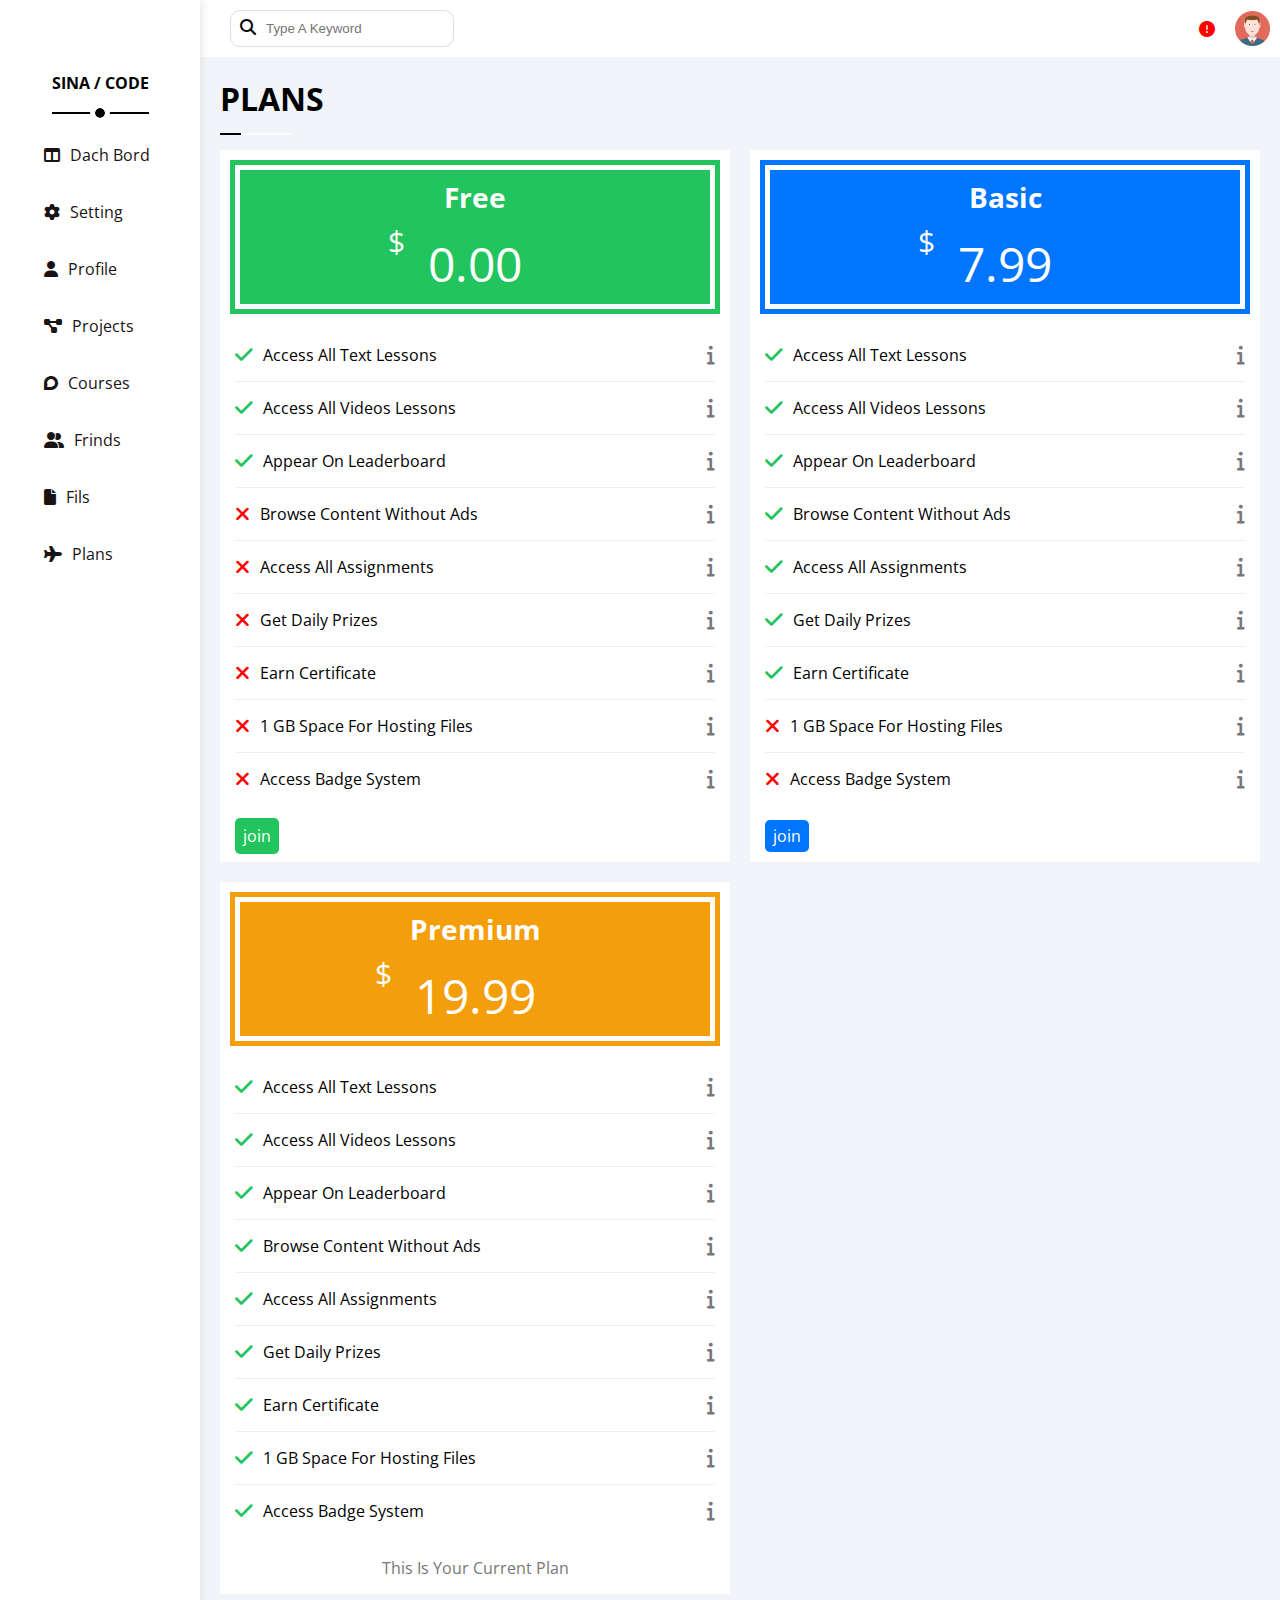
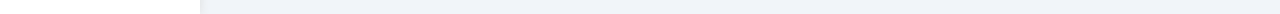
<file: plans.html>
<!-- <data value=""></data> -->
<!DOCTYPE html>
<html lang="en">
<head>
    <meta charset="UTF-8">
    <meta name="viewport" content="width=device-width, initial-scale=1.0">
    <title>plans</title>
    <!-- font awesome -->
    <link rel="stylesheet" href="https://cdnjs.cloudflare.com/ajax/libs/font-awesome/6.5.1/css/all.min.css">
    <!-- css files -->
    <link rel="stylesheet" href="css/dashbord.css">
   <link rel="stylesheet" href="css/plans.css">

</head>
<body>
    <main class="mn"> 
        <div class="dash-bord">
                <div class="sina-bar">
                    <h2>sina / code</h2>
                    <ul>
                        <li><a href="index.html"><i class="fa-solid fa-table-columns"></i><span>dach bord</span></a></li>
                        <li><a href="settings.html"><i class="fa-solid fa-gear"></i><span>setting</span></a></li>
                        <li><a href="profile.html"><i class="fa-solid fa-user"></i><span>profile</span></a></li>
                        <li><a href="projects.html"><i class="fa-solid fa-diagram-project"></i><span>projects</span></a></li>
                        <li><a href="coursers.html"><i class="fa-brands fa-discourse"></i><span>courses</span></a></li>
                        <li><a href="frind.html"><i class="fa-solid fa-user-group"></i><span>frinds</span></a></li>
                        <li><a href="files.html"><i class="fa-solid fa-file"></i><span>fils</span></a></li>
                        <li><a href="plans.html"><i class="fa-solid fa-plane"></i><span>plans</span></a></li>
                    </ul>
                </div>            
        </div>
       <section class="header">
        <header>
            <form action="">
             <i class="fa-solid fa-magnifying-glass"></i>
             <input type="text" placeholder="Type A Keyword">
            </form>
            <div class="right">
             <img src="image/avatar.png" alt="">
             <i class="fa-solid fa-circle-exclamation"></i>
            </div>
         </header>
         <div class="dach-content" id="plans-content">
            <h1>plans</h1>
           <div class="content plans-content" >
<div class="box bg-g">
    <div class="head">
        <h3>free</h3>
        <h4>0.00</h4>
    </div>

<ul>
    <li class="no-border"><i class="fa-solid fa-check"></i><p>Access All Text Lessons</p><i class="fa-solid fa-info"></i></li>
    <li><i class="fa-solid fa-check"></i><p>Access All Videos Lessons</p><i class="fa-solid fa-info"></i></li>
    <li><i class="fa-solid fa-check"></i><p>Appear On Leaderboard</p><i class="fa-solid fa-info"></i></li>
    <li><i class="fa-solid fa-xmark"></i><p>Browse Content Without Ads</p><i class="fa-solid fa-info"></i></li>
    <li><i class="fa-solid fa-xmark"></i><p>Access All Assignments</p><i class="fa-solid fa-info"></i></li>
    <li><i class="fa-solid fa-xmark"></i><p>Get Daily Prizes</p><i class="fa-solid fa-info"></i></li>
    <li><i class="fa-solid fa-xmark"></i><p>Earn Certificate</p><i class="fa-solid fa-info"></i></li>
    <li><i class="fa-solid fa-xmark"></i><p>1 GB Space For Hosting Files</p><i class="fa-solid fa-info"></i></li>
    <li><i class="fa-solid fa-xmark"></i><p>Access Badge System</p><i class="fa-solid fa-info"></i></li>
</ul>
<a class="bg-g" href="">join</a>
</div>
<div class="box bg-b">
    <div class="head">
        <h3>basic</h3>
        <h4>7.99</h4>
    </div>

<ul>
    <li class="no-border"><i class="fa-solid fa-check"></i><p>Access All Text Lessons</p><i class="fa-solid fa-info"></i></li>
    <li><i class="fa-solid fa-check"></i><p>Access All Videos Lessons</p><i class="fa-solid fa-info"></i></li>
    <li><i class="fa-solid fa-check"></i><p>Appear On Leaderboard</p><i class="fa-solid fa-info"></i></li>
    <li><i class="fa-solid fa-check"></i><p>Browse Content Without Ads</p><i class="fa-solid fa-info"></i></li>
    <li><i class="fa-solid fa-check"></i><p>Access All Assignments</p><i class="fa-solid fa-info"></i></li>
    <li><i class="fa-solid fa-check"></i><p>Get Daily Prizes</p><i class="fa-solid fa-info"></i></li>
    <li><i class="fa-solid fa-check"></i><p>Earn Certificate</p><i class="fa-solid fa-info"></i></li>
    <li><i class="fa-solid fa-xmark"></i><p>1 GB Space For Hosting Files</p><i class="fa-solid fa-info"></i></li>
    <li><i class="fa-solid fa-xmark"></i><p>Access Badge System</p><i class="fa-solid fa-info"></i></li>
</ul>
<a class="bg-b" href="">join</a>
</div>
<div class="box bg-y">
    <div class="head">
        <h3>Premium</h3>
        <h4>19.99</h4>
    </div>

<ul>
    <li class="no-border"><i class="fa-solid fa-check"></i><p>Access All Text Lessons</p><i class="fa-solid fa-info"></i></li>
    <li><i class="fa-solid fa-check"></i><p>Access All Videos Lessons</p><i class="fa-solid fa-info"></i></li>
    <li><i class="fa-solid fa-check"></i><p>Appear On Leaderboard</p><i class="fa-solid fa-info"></i></li>
    <li><i class="fa-solid fa-check"></i><p>Browse Content Without Ads</p><i class="fa-solid fa-info"></i></li>
    <li><i class="fa-solid fa-check"></i><p>Access All Assignments</p><i class="fa-solid fa-info"></i></li>
    <li><i class="fa-solid fa-check"></i><p>Get Daily Prizes</p><i class="fa-solid fa-info"></i></li>
    <li><i class="fa-solid fa-check"></i><p>Earn Certificate</p><i class="fa-solid fa-info"></i></li>
    <li><i class="fa-solid fa-check"></i><p>1 GB Space For Hosting Files</p><i class="fa-solid fa-info"></i></li>
    <li><i class="fa-solid fa-check"></i><p>Access Badge System</p><i class="fa-solid fa-info"></i></li>
</ul>
<p>This Is Your Current Plan</p>
</div>
           </div>
            </div>
    </section>
    </main>
</body>
</html>
</file>
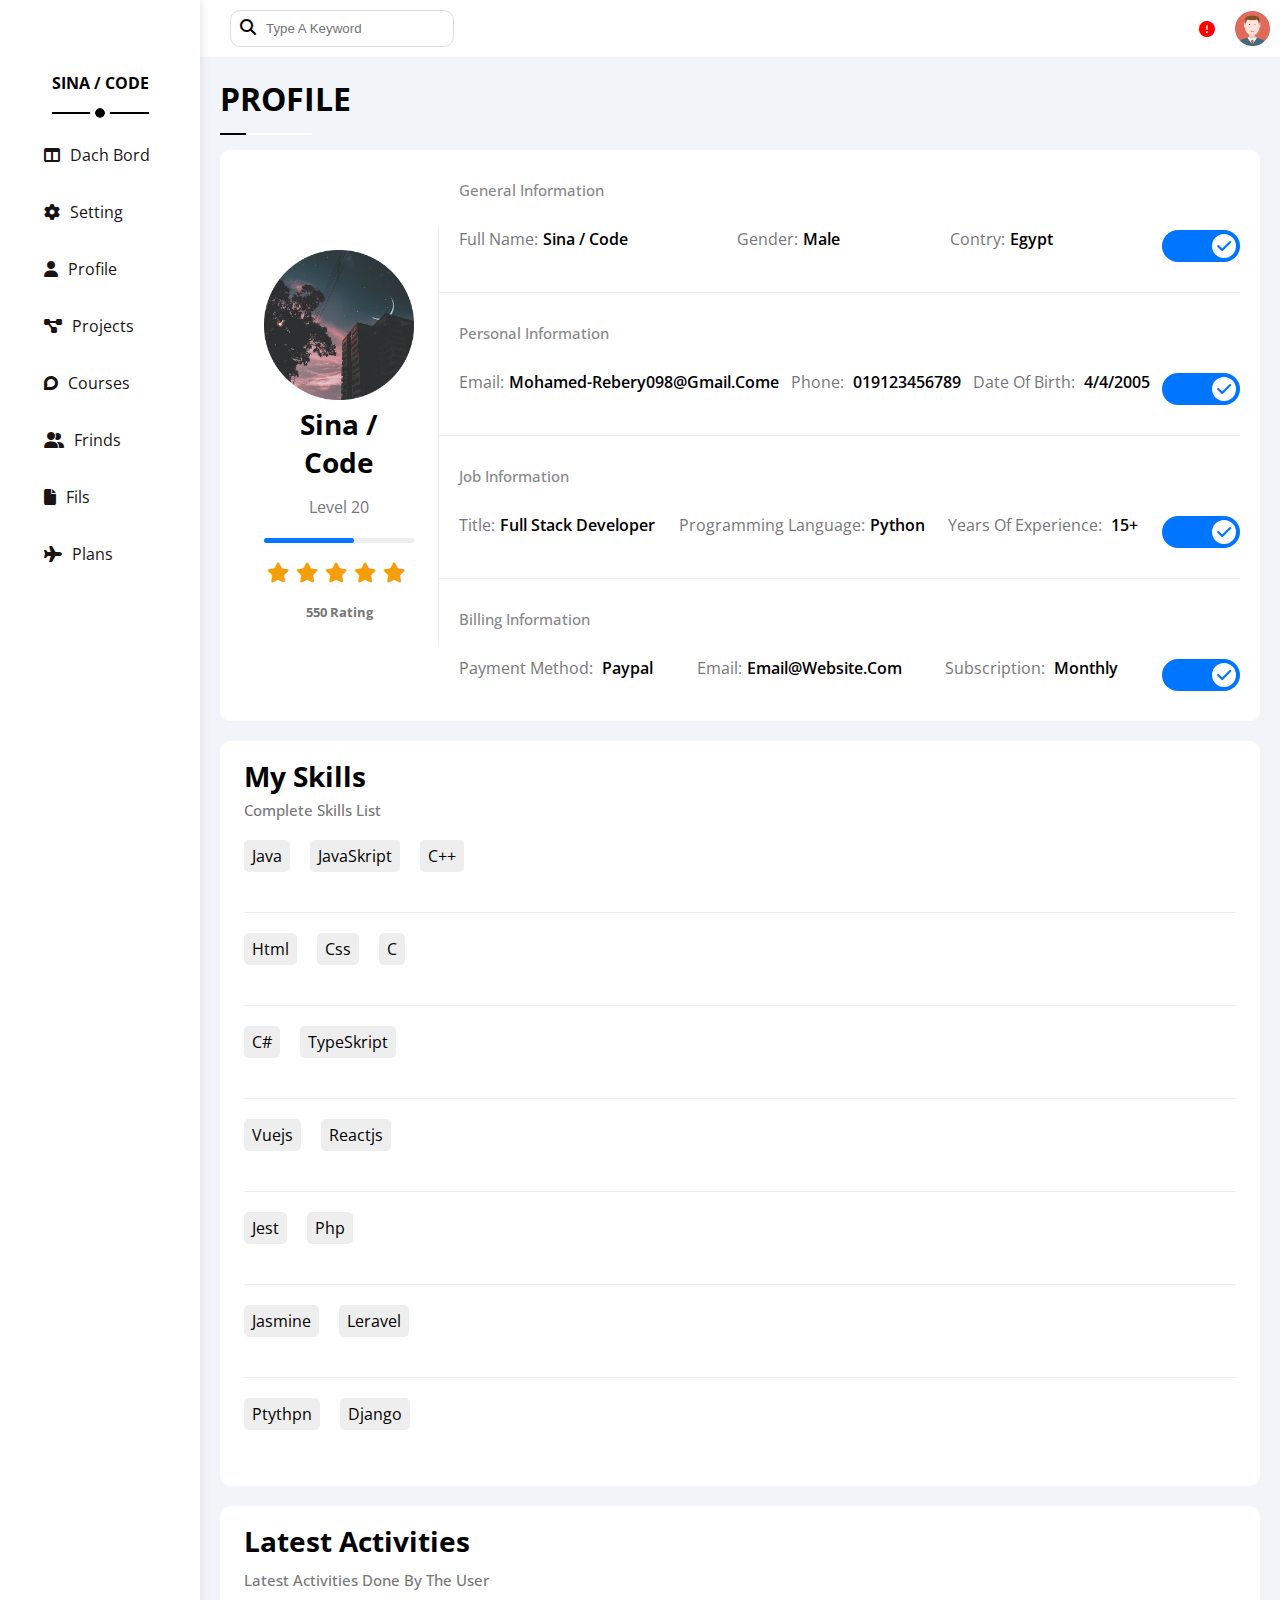
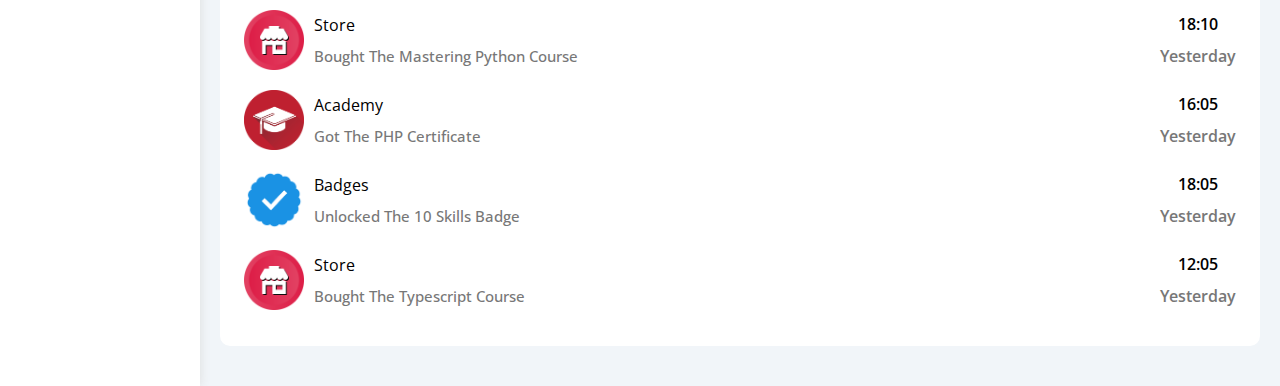
<file: profile.html>
<!-- <data value=""></data> -->
 <!DOCTYPE html>
<html lang="en">
<head>
    <meta charset="UTF-8">
    <meta name="viewport" content="width=device-width, initial-scale=1.0">
    <title>Profile</title>
    <!-- font awesome -->
    <link rel="stylesheet" href="https://cdnjs.cloudflare.com/ajax/libs/font-awesome/6.5.1/css/all.min.css">
    <!-- css files -->
    <link rel="stylesheet" href="css/dashbord.css">
    <link rel="stylesheet" href="css/settings.css">
    <link rel="stylesheet" href="css/profile.css">

</head>
<body>
    <main class="mn"> 
        <div class="dash-bord">
                <div class="sina-bar">
                    <h2>sina / code</h2>
                    <ul>
                        <li><a href="index.html"><i class="fa-solid fa-table-columns"></i><span>dach bord</span></a></li>
                        <li><a href="settings.html"><i class="fa-solid fa-gear"></i><span>setting</span></a></li>
                        <li><a href="profile.html"><i class="fa-solid fa-user"></i><span>profile</span></a></li>
                        <li><a href="projects.html"><i class="fa-solid fa-diagram-project"></i><span>projects</span></a></li>
                        <li><a href="coursers.html"><i class="fa-brands fa-discourse"></i><span>courses</span></a></li>
                        <li><a href="frind.html"><i class="fa-solid fa-user-group"></i><span>frinds</span></a></li>
                        <li><a href="files.html"><i class="fa-solid fa-file"></i><span>fils</span></a></li>
                        <li><a href="plans.html"><i class="fa-solid fa-plane"></i><span>plans</span></a></li>
                    </ul>
                </div>            
        </div>
       <section class="header">
        <header>
            <form action="">
             <i class="fa-solid fa-magnifying-glass"></i>
             <input type="text" placeholder="Type A Keyword">
            </form>
            <div class="right">
             <img src="image/avatar.png" alt="">
             <i class="fa-solid fa-circle-exclamation"></i>
            </div>
         </header>
         <div class="dach-content">
            <h1>profile</h1>
           <div class="content">
<div class="profile-user box">
    <div class="user">
        <img  src="image/sky-img.png" loading="lazy" alt="...">
<h3>sina / code</h3>
<p>level 20</p>
<span></span>
<ul class="stars">
    <li><i class="fa-solid fa-star"></i></li>
    <li><i class="fa-solid fa-star"></i></li>
    <li><i class="fa-solid fa-star"></i></li>
    <li><i class="fa-solid fa-star"></i></li>
    <li><i class="fa-solid fa-star"></i></li>
</ul>
<h5>550 Rating</h5>

    </div>
    <div class="user-data">
        <div class="box-data">
            <h4>General Information</h4>
            <div class="info">
                <p>full name:<span>sina / code</span></p>
                <p>gender:<span>male</span></p>
                <p>contry:<span>egypt</span></p>
                <label for="info1">
                    <input id="info1" class="toggle-checkbox" type="checkbox" checked>
                    <div class="toggle-switch"></div>
                  </label>

            </div>
        </div>
        <div class="box-data">
            <h4>Personal Information</h4>
            <div class="info">
                <p>email:<span>mohamed-rebery098@gmail.come</span></p>
                <p>Phone: <span>019123456789</span></p>
                <p>Date Of Birth: <span>4/4/2005</span></p>
                <label for="info2">
                    <input id="info2" class="toggle-checkbox" type="checkbox" checked>
                    <div class="toggle-switch"></div>
                  </label>

            </div>
        </div>
        <div class="box-data">
            <h4>Job Information</h4>
            <div class="info">
                <p>Title:<span>Full Stack Developer</span></p>
                <p>
                    Programming Language:<span>python</span></p>
                <p>Years Of Experience: <span> 15+</span></p>
                <label for="info3">
                    <input id="info3" class="toggle-checkbox" type="checkbox" checked>
                    <div class="toggle-switch"></div>
                  </label>

            </div>
        </div>
        <div class="box-data" style="border-bottom: none;">
            <h4>Billing Information</h4>
            <div class="info">
                <p>Payment Method:<span> Paypal</span></p>
                <p>email:<span>email@website.com</span></p>
                <p>Subscription: <span>monthly</span></p>
                <label for="info4">
                    <input id="info4" class="toggle-checkbox" type="checkbox" checked>
                    <div class="toggle-switch"></div>
                  </label>

            </div>
        </div>
       </div>
</div>
<div class="skill-active">
    <div class="skills box">
        <h5>My Skills</h5>
        <h6>Complete Skills List</h6>
        <div class="info">
            <p>java</p>
            <p>javaSkript</p>
<p>c++</p>
        </div>
        <div class="info">
            <p>html</p>
            <p>css</p>
            <p>c</p>
        </div>
        <div class="info">
            <p>c#</p>
            <p>typeSkript</p>
        </div>
        <div class="info">
            <p>Vuejs</p>
            <p>Reactjs</p>
        </div>
        <div class="info">
            <p>Jest</p>
            <p>php</p>
        </div>
        <div class="info">
            <p>Jasmine</p>
            <p>leravel</p>
        </div>
        <div style="border: none;" class="info">
            <p>ptythpn</p>
            <p>django</p>
        </div>
    </div>
    <div class="activities box">
    <h5>Latest Activities</h5>
    <h6>Latest Activities Done By The User</h6>
    <div class="info">
        <div class="img-t">
            <img src="image/activity-01.png" alt="">
            <div class="title">
    <h4>store</h4>
    <h5>Bought The Mastering Python Course</h5>
            </div>
        </div>
        <div class="time">
            <p>18:10<span>Yesterday</span></p>
        </div>
    </div>
    <div class="info">
        <div class="img-t">
            <img src="image/activity-02.png" alt="">
            <div class="title">
    <h4>Academy</h4>
    <h5>Got The PHP Certificate</h5>
            </div>
        </div>
        <div class="time">
            <p>16:05<span>Yesterday</span></p>
        </div>
    </div>
    <div class="info">
        <div class="img-t">
            <img src="image/activity-03.png" alt="">
            <div class="title">
    <h4>Badges</h4>
    <h5>Unlocked The 10 Skills Badge</h5>
            </div>
        </div>
        <div class="time">
            <p>18:05<span>Yesterday</span></p>
        </div>
    </div>
    <div class="info" style="border: none;">
        <div class="img-t">
            <img src="image/activity-01.png" alt="">
            <div class="title">
    <h4>store</h4>
    <h5>Bought The Typescript Course</h5>
            </div>
        </div>
        <div class="time">
            <p>12:05<span>Yesterday</span></p>
        </div>
    </div>
    </div>
</div>

           </div>
            </div>
    </section>
    </main>
</body>
</html>
</file>
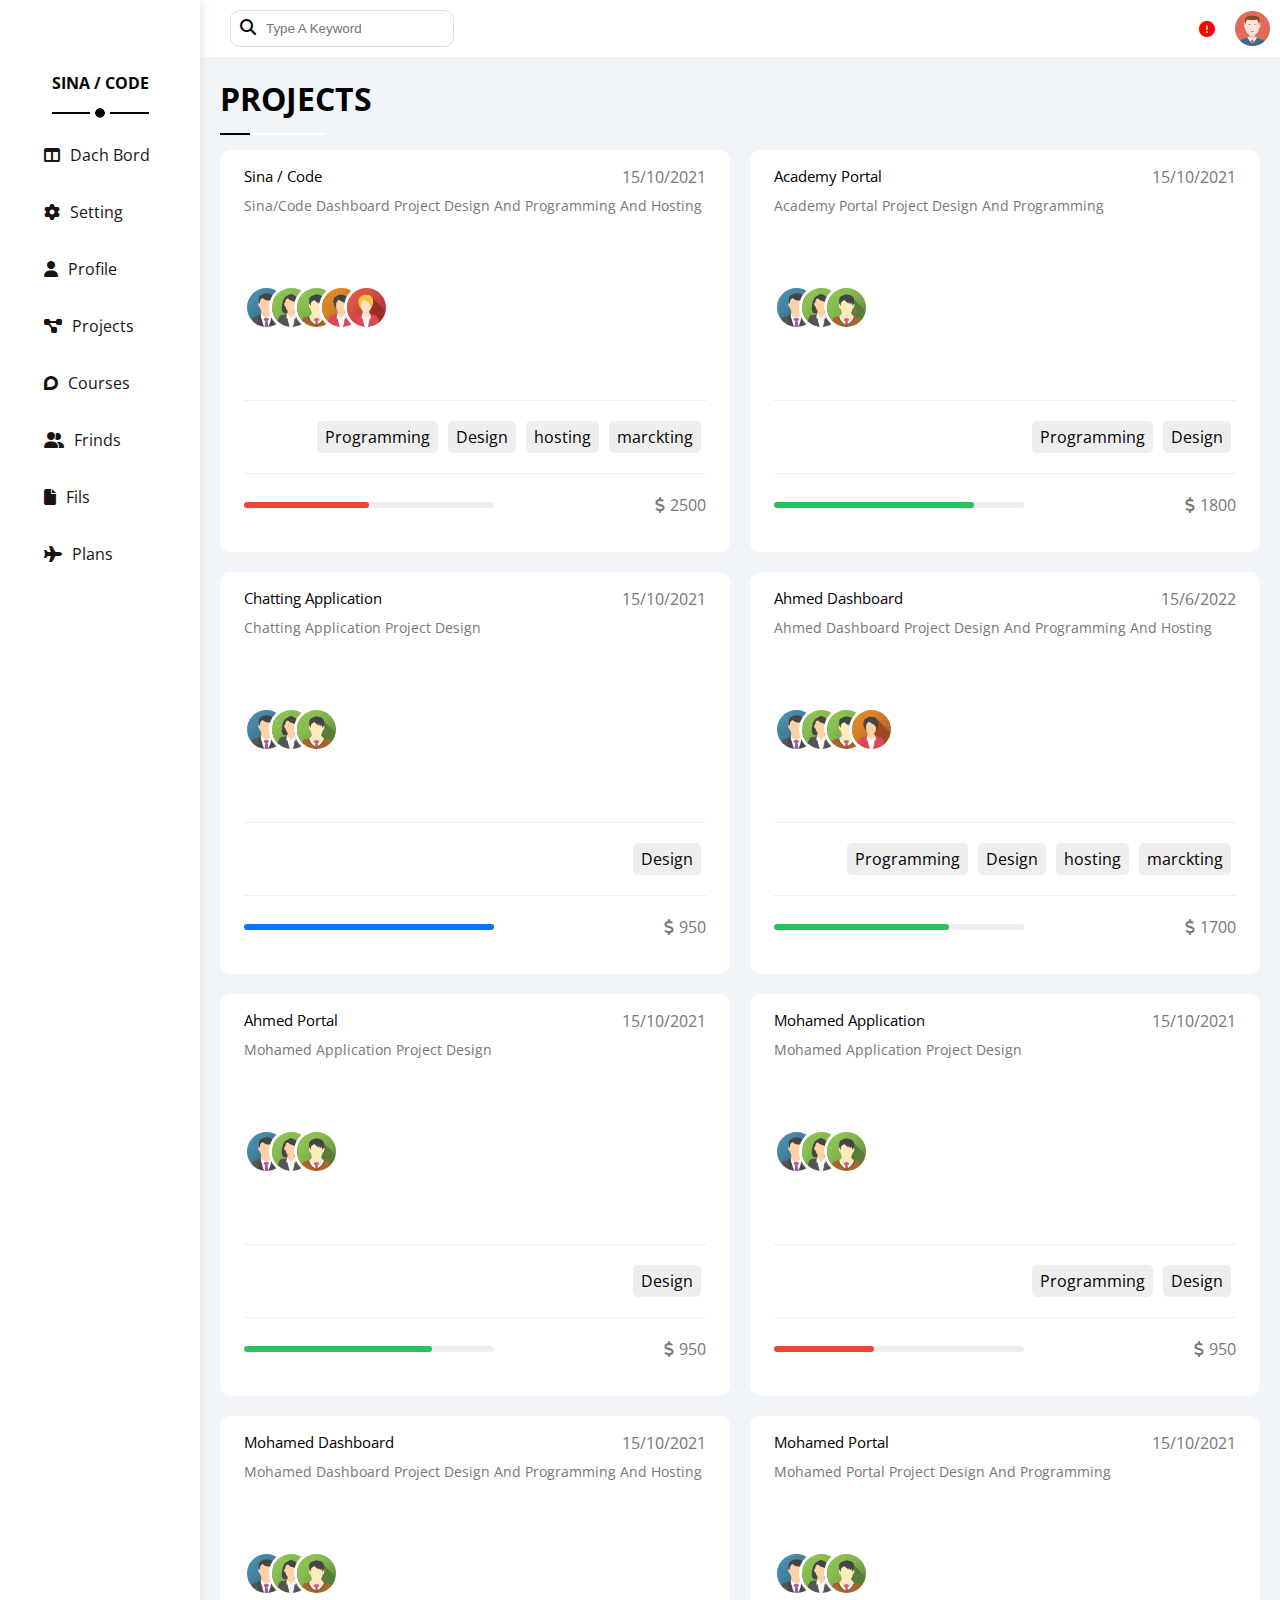
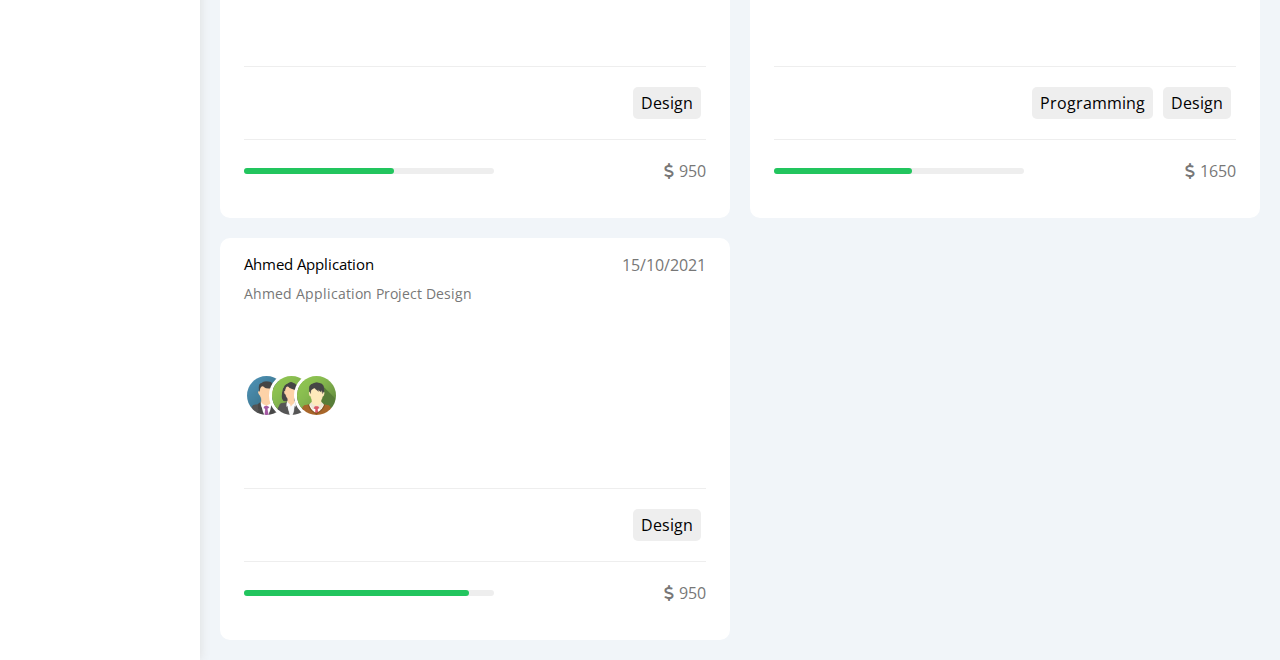
<file: projects.html>
<!DOCTYPE html>
<html lang="en">
<head>
    <meta charset="UTF-8">
    <meta name="viewport" content="width=device-width, initial-scale=1.0">
    <title>projects</title>
    <!-- font awesome -->
    <link rel="stylesheet" href="https://cdnjs.cloudflare.com/ajax/libs/font-awesome/6.5.1/css/all.min.css">
    <link rel="stylesheet" href="css/dashbord.css">
    <link rel="stylesheet" href="css/projects.css">

</head>
<body>
    <main class="mn"> 
        <div class="dash-bord">
                <div class="sina-bar">
                    <h2>sina / code</h2>
                    <ul>
                        <li><a href="index.html"><i class="fa-solid fa-table-columns"></i><span>dach bord</span></a></li>
                        <li><a href="settings.html"><i class="fa-solid fa-gear"></i><span>setting</span></a></li>
                        <li><a href="profile.html"><i class="fa-solid fa-user"></i><span>profile</span></a></li>
                        <li><a href="projects.html"><i class="fa-solid fa-diagram-project"></i><span>projects</span></a></li>
                        <li><a href="coursers.html"><i class="fa-brands fa-discourse"></i><span>courses</span></a></li>
                        <li><a href="frind.html"><i class="fa-solid fa-user-group"></i><span>frinds</span></a></li>
                        <li><a href="files.html"><i class="fa-solid fa-file"></i><span>fils</span></a></li>
                        <li><a href="plans.html"><i class="fa-solid fa-plane"></i><span>plans</span></a></li>
                    </ul>
                </div>            
        </div>
       <section class="header">
        <header>
            <form action="">
             <i class="fa-solid fa-magnifying-glass"></i>
             <input type="text" placeholder="Type A Keyword">
            </form>
            <div class="right">
             <img src="image/avatar.png" alt="">
             <i class="fa-solid fa-circle-exclamation"></i>
            </div>
         </header>
         <div class="dach-content">
            <h1>projects</h1>
            <div class="content content-projects">
              <div class="box">
                <h3>Sina / code</h3>
                <h4>Sina/code Dashboard Project Design And Programming And Hosting</h4>
                <p>15/10/2021</p>
                <div class="images">
                    <img src="image/team-01.png" loading="lazy" alt="...">
                    <img src="image/team-02.png" loading="lazy" alt="...">
                    <img src="image/team-03.png" loading="lazy" alt="...">
                    <img src="image/team-04.png" loading="lazy" alt="...">
                    <img src="image/team-05.png" loading="lazy" alt="...">
                </div>
                <ul class="sill">
                   <li>Programming</li>
                   <li>Design</li>
                   <li>hosting</li>
                   <li>marckting</li>
                </ul>
                <div class="last">
                    <div class="prog"><span style="width: 50%; background-color: #f44336;"></span></div>
                    <p>2500</p>
                </div>
              </div>
              <div class="box">
                <h3>Academy Portal</h3>
                <h4>Academy Portal Project Design And Programming</h4>
                <p>15/10/2021</p>
                <div class="images">
                    <img src="image/team-01.png" loading="lazy" alt="...">
                    <img src="image/team-02.png" loading="lazy" alt="...">
                    <img src="image/team-03.png" loading="lazy" alt="...">
                    
                </div>
                <ul class="sill">
                   <li>Programming</li>
                   <li>Design</li>
                  
                </ul>
                <div class="last">
                    <div class="prog"><span style="width: 80%; background-color: #22c55e;"></span></div>
                    <p>1800</p>
                </div>
              </div>
              <div class="box">
                <h3>Chatting Application</h3>
                <h4>Chatting Application Project Design</h4>
                <p>15/10/2021</p>
                <div class="images">
                    <img src="image/team-01.png" loading="lazy" alt="...">
                    <img src="image/team-02.png" loading="lazy" alt="...">
                    <img src="image/team-03.png" loading="lazy" alt="...">
                </div>
                <ul class="sill">
                  
                   <li>Design</li>
                  
                </ul>
                <div class="last">
                    <div class="prog"><span style="width: 100%; background-color: #0075ff;"></span></div>
                    <p>950</p>
                </div>
              </div>
              <div class="box">
                <h3>Ahmed Dashboard</h3>
                <h4>Ahmed Dashboard Project Design And Programming And Hosting</h4>
                <p>15/6/2022</p>
                <div class="images">
                    <img src="image/team-01.png" loading="lazy" alt="...">
                    <img src="image/team-02.png" loading="lazy" alt="...">
                    <img src="image/team-03.png" loading="lazy" alt="...">
                    <img src="image/team-04.png" loading="lazy" alt="...">
                  
                </div>
                <ul class="sill">
                   <li>Programming</li>
                   <li>Design</li>
                   <li>hosting</li>
                   <li>marckting</li>
                </ul>
                <div class="last">
                    <div class="prog"><span style="width: 70%; background-color: #22c55e;"></span></div>
                    <p>1700</p>
                </div>
              </div>
              <div class="box">
                <h3>Ahmed Portal</h3>
                <h4>Mohamed Application Project Design</h4>
                <p>15/10/2021</p>
                <div class="images">
                    <img src="image/team-01.png" loading="lazy" alt="...">
                    <img src="image/team-02.png" loading="lazy" alt="...">
                    <img src="image/team-03.png" loading="lazy" alt="...">
                   
                </div>
                <ul class="sill">
                   
                   <li>Design</li>
                  
                </ul>
                <div class="last">
                    <div class="prog"><span style="width: 75%; background-color: #22c55e;"></span></div>
                    <p>950</p>
                </div>
              </div>
              <div class="box">
                <h3>Mohamed Application</h3>
                <h4>Mohamed Application Project Design</h4>
                <p>15/10/2021</p>
                <div class="images">
                    <img src="image/team-01.png" loading="lazy" alt="...">
                    <img src="image/team-02.png" loading="lazy" alt="...">
                    <img src="image/team-03.png" loading="lazy" alt="...">
                   
                </div>
                <ul class="sill">
                   
                   <li>Programming</li>
                   <li>Design</li>
                  
                </ul>
                <div class="last">
                    <div class="prog"><span style="background-color: #f44336; width: 40%;"></span></div>
                    <p>950</p>
                </div>
              </div>
              <div class="box">
                <h3>Mohamed Dashboard</h3>
                <h4>Mohamed Dashboard Project Design And Programming And Hosting</h4>
                <p>15/10/2021</p>
                <div class="images">
                    <img src="image/team-01.png" loading="lazy" alt="...">
                    <img src="image/team-02.png" loading="lazy" alt="...">
                    <img src="image/team-03.png" loading="lazy" alt="...">
                </div>
                <ul class="sill">
                   
                   <li>Design</li>
                  
                </ul>
                <div class="last">
                    <div class="prog"><span style="background-color: #22c55e; width: 60%;"></span></div>
                    <p>950</p>
                </div>
              </div>
              <div class="box">
                <h3>Mohamed Portal</h3>
                <h4>Mohamed Portal Project Design And Programming</h4>
                <p>15/10/2021</p>
                <div class="images">
                    <img src="image/team-01.png" loading="lazy" alt="...">
                    <img src="image/team-02.png" loading="lazy" alt="...">
                    <img src="image/team-03.png" loading="lazy" alt="...">
                   
                </div>
                <ul class="sill">
                   <li>Programming</li>
                   <li>Design</li>
                  
                </ul>
                <div class="last">
                    <div class="prog"><span style="width: 55%; background-color: #22c55e;"></span></div>
                    <p>1650</p>
                </div>
              </div>
              <div class="box">
                <h3>Ahmed Application</h3>
                <h4>Ahmed Application Project Design</h4>
                <p>15/10/2021</p>
                <div class="images">
                    <img src="image/team-01.png" loading="lazy" alt="...">
                    <img src="image/team-02.png" loading="lazy" alt="...">
                    <img src="image/team-03.png" loading="lazy" alt="...">
                   
                </div>
                <ul class="sill">
                  
                   <li>Design</li>
                 
                </ul>
                <div class="last">
                    <div class="prog"><span style="background-color: #22c55e; width: 90%;"></span></div>
                    <p>950</p>
                </div>
              </div>
            </div>
            </div>
    </section>
    </main>
</body>
</html>
</file>
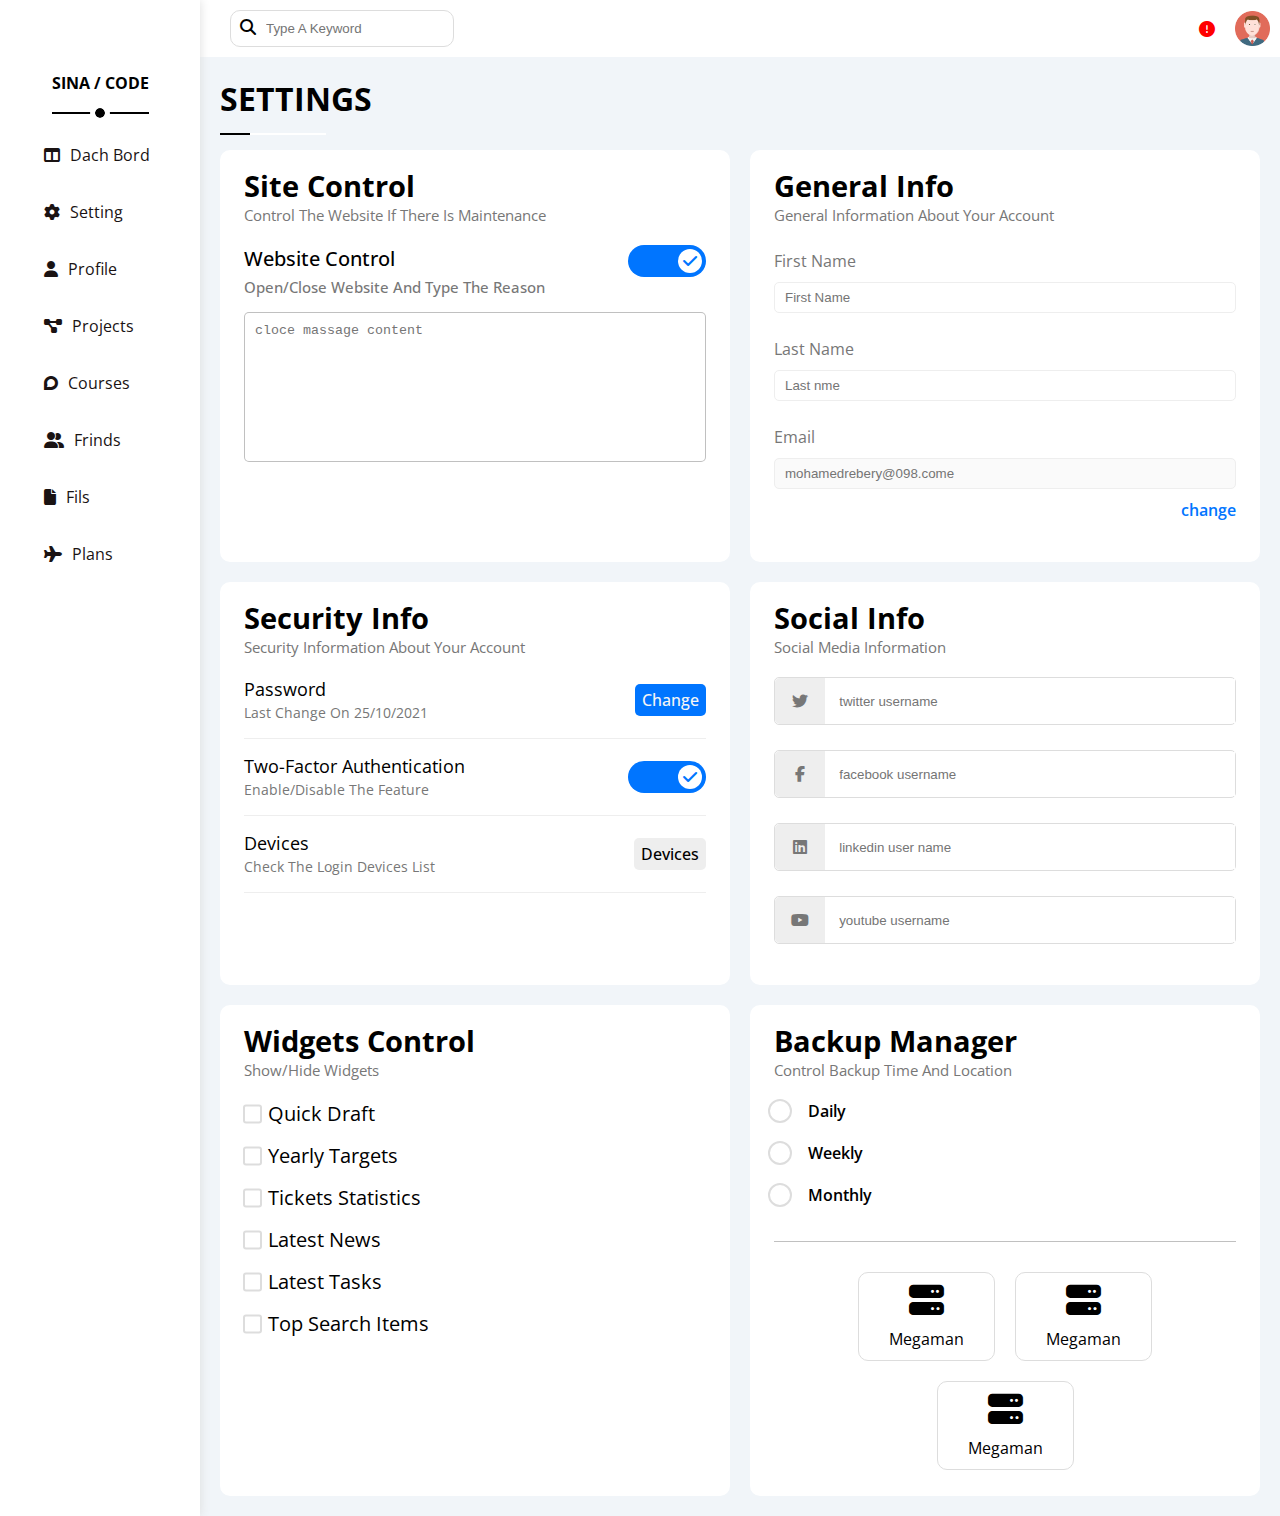
<file: settings.html>
<!DOCTYPE html>
<html lang="en">
<head>
    <meta charset="UTF-8">
    <meta name="viewport" content="width=device-width, initial-scale=1.0">
    <title>Setting</title>
    <!-- font awesome -->
    <link rel="stylesheet" href="https://cdnjs.cloudflare.com/ajax/libs/font-awesome/6.5.1/css/all.min.css">
    <!-- css files -->
    <link rel="stylesheet" href="css/dashbord.css">
    <link rel="stylesheet" href="css/settings.css">

</head>
<body>
    <main class="mn"> 
        <div class="dash-bord">
                <div class="sina-bar">
                    <h2>sina / code</h2>
                    <ul>
                        <li><a href="index.html"><i class="fa-solid fa-table-columns"></i><span>dach bord</span></a></li>
                        <li><a href="settings.html"><i class="fa-solid fa-gear"></i><span>setting</span></a></li>
                        <li><a href="profile.html"><i class="fa-solid fa-user"></i><span>profile</span></a></li>
                        <li><a href="projects.html"><i class="fa-solid fa-diagram-project"></i><span>projects</span></a></li>
                        <li><a href="coursers.html"><i class="fa-brands fa-discourse"></i><span>courses</span></a></li>
                        <li><a href="frind.html"><i class="fa-solid fa-user-group"></i><span>frinds</span></a></li>
                        <li><a href="files.html"><i class="fa-solid fa-file"></i><span>fils</span></a></li>
                        <li><a href="plans.html"><i class="fa-solid fa-plane"></i><span>plans</span></a></li>
                    </ul>
                </div>            
        </div>
       <section class="header">
        <header>
            <form action="">
             <i class="fa-solid fa-magnifying-glass"></i>
             <input type="text" placeholder="Type A Keyword">
            </form>
            <div class="right">
             <img src="image/avatar.png" alt="">
             <i class="fa-solid fa-circle-exclamation"></i>
            </div>
         </header>
         <div class="dach-content">
            <h1>Settings</h1>
           <div class="content setting-content" id="setting-content">
             <div class="site box-s">
                <h3>Site Control</h3>
                <h4>Control The Website If There Is Maintenance</h4>
                <div class="d-f-check">
                    <div class="title">
                        <h5>Website Control</h5>
                        <h6>Open/Close Website And Type The Reason</h6>
                    </div>
                  <label for="toggle">
                    <input id="toggle" class="toggle-checkbox" type="checkbox" checked>
                    <div class="toggle-switch"></div>
                  </label>
                </div>
                <textarea name="" id="" placeholder="cloce massage content"></textarea>
             </div>
             <div class="genral box-s">
                <h3>General Info</h3>
                <h4>General Information About Your Account</h4>
                <div class="f-n">
                    <label for="first-n">first name</label>
                    <input id="first-n" type="text" placeholder="First Name">
                </div>
                <div class="s-n">
                    <label for="last-n">last name</label>
                    <input id="last-n" type="text" placeholder="Last nme">
                </div>
               <div class="change">
                <div class="th-e">
                    <label for="email">email</label>
                    <input type="email" id="email" placeholder="mohamedrebery@098.come" disabled>
                </div>
                <div class="l-change">
                    <a href="">change</a>
                </div>
               </div>
             </div>
             <div class="security box-s">
                <h3>Security Info</h3>
                <h4>Security Information About Your Account</h4>
                <div class="info">
                    <div class="title">
                        <p>Password
                        </p>
                        <span> Last Change On 25/10/2021</span>
                    </div>
                   <a href="" style="background-color: #0075ff; color: whitesmoke;">change</a>
                </div>
                <div class="info">
                    <div class="title">
                        <p>Two-Factor Authentication
                        </p>
                        <span> Enable/Disable The Feature</span>
                    </div>
                    <label for="toggle2">
                        <input id="toggle2" class="toggle-checkbox" type="checkbox" checked>
                        <div class="toggle-switch"></div>
                      </label>
                </div>
                <div class="info">
                    <div class="title">
                        <p>Devices
                        </p>
                        <span> Check The Login Devices List</span>
                    </div>
                   <a style="background-color: #eee; color: black;" href="">devices</a>
                </div>
             </div>
             <div class="social box-s">
                <h3>Social Info</h3>
                <h4>Social Media Information</h4>
                <form action="">
                    <div class="i-input">
                       
                        <input type="text" placeholder="twitter username" name="" id="">
                        <i class="fa-brands fa-twitter"></i>
                    </div>
                    <div class="i-input">
                        <input type="text" placeholder="facebook username" name="" id="">
                        <i class="fa-brands fa-facebook-f"></i>

                    </div>
                    <div class="i-input">
                       
                        <input type="text" name="" placeholder="linkedin user name" id="">
                        <i class="fa-brands fa-linkedin"></i>
                    </div>
                    <div class="i-input">
                       
                        <input type="text" placeholder="youtube username" name="" id="">
                        <i class="fa-brands fa-youtube"></i>
                    </div>
                </form>
             </div>
             <div class="widgets box-s">
                <h3>Widgets Control</h3>
                <h4>Show/Hide Widgets</h4>
                <div class="inp-check">
                    <input id="one" type="checkbox">
                    <label for="one">Quick Draft</label>
                </div>
                <div class="inp-check">
                    <input id="two" type="checkbox">
                    <label for="two">Yearly Targets</label>
                </div>
                <div class="inp-check">
                    <input id="three" type="checkbox">
                    <label for="three">Tickets Statistics</label>
                </div>
                <div class="inp-check">
                    <input id="four" type="checkbox">
                    <label for="four">Latest News</label>
                </div>
                <div class="inp-check">
                    <input id="five" type="checkbox">
                    <label for="five">Latest Tasks</label>
                </div>
                <div class="inp-check">
                    <input id="six" type="checkbox">
                    <label for="six">Top Search Items</label>
                </div>  
             </div>
             <div class="backup box-s">
                <h3>Backup Manager</h3>
                <h4>Control Backup Time And Location</h4>
              <div class="date">
                <div class="date-box">
                    
                    <input type="radio" name="time" id="daily">
                    <label for="daily">daily</label>
                </div>
                <div class="date-box">
                 
                    <input type="radio" name="time" id="weekly">
                    <label for="weekly">weekly</label>
                </div>
                <div class="date-box">
                  
                    <input type="radio" name="time" id="monthly">
                    <label for="monthly">monthly</label>
                </div>
              </div>
                <div class="server">
                    <input type="radio" name="server" id="server-one">
                    <div class="box-server">
                       <label for="server-one"> 
                        
                        <i class="fa-solid fa-server"></i>
                        Megaman
                    </label>
                    </div>
                    <input type="radio" name="server" id="server-two">
                    <div class="box-server">
                        
                        <label for="server-two"> 
                         <i class="fa-solid fa-server"></i>
                         Megaman
                     </label>
                     </div>
                     <input type="radio" name="server" id="server-three">
                     <div class="box-server">
                       
                        <label for="server-three"> 
                         <i class="fa-solid fa-server"></i>
                         Megaman
                     </label>
                     </div>
                </div>
             </div>
           </div>
            </div>
      
        
    </section>
    </main>
</body>
</html>
</file>
<file: css/dashbord.css>
@import url('https://fonts.googleapis.com/css2?family=Open+Sans:ital,wght@0,300..800;1,300..800&display=swap');

:root{
 --pad-t-l:1em 1.5em;
 --BackG-a:#0075ff;
 --backG-blue-l:rgb(0 117 255 / 20%);
 --backG-blue:rgb(0 117 255);
 --backG-yello-l:rgb(253 236 206);
 --backG-yello:rgb(245 158 11);
 --backG-green-l:rgb(34 197 94 / 20%);
 --backG-green:rgb(34 196 93);
 
}
/* STrt global rulls */
body{
    font-family: "Open Sans", sans-serif;
    background-color: #f1f5f9;
}
ul{
    list-style: none;
}
a{
    text-decoration: none;
}
*{
    margin: 0;
    padding: 0;
box-sizing: border-box;
}
img{
    width: 20px;
}
/* ENd global rulls */
/* Start header */
.mn{
    display: flex;
}
header{
    display: flex;
    justify-content: space-between;
   background-color: white;
    margin-left: auto;
    padding: 10px;
    align-items: center;
}
header form  i{
    transform: translateX(30px);
}
header form input{
    outline: 0;
    border: 1px solid #ddd;
    padding: 10px;
    padding-left: 35px;
    border-radius: 10px;
    color: #1a1313;
}
@media (max-width:767px) {
    header form input{
        width: 150px;
    }
    header{
        padding-top: 20px;
    }
}
header .right{
    display: flex;
    align-items: center;
    flex-direction: row-reverse;
}
header .right img{
    margin-left: 20px;
    width: 35px;
}
header .right i{
    color: red;
}

/* End header */
.dash-bord{
   background-color: white;
   padding: 2em 1.5em;
   width: 200px;
   box-shadow: 0 0 10px #ddd;
   position: relative;
}
@media (max-width:767px) {
.dash-bord{
    width: 58px;
    padding: 5px ;
}
    
}
.dash-bord .sina-bar{}
.dash-bord .sina-bar h2{
    font-size: 1rem;
    text-transform: uppercase;
    margin: 40px auto;
    position: relative;
    width: fit-content;
}
.dash-bord .sina-bar h2::before{
    position: absolute;
    content: "";
    width: 100%;
    height: 2px;
    left: 0;
    bottom: -20px;
    background-color: black;
}
.dash-bord .sina-bar h2::after{
    position: absolute;
    content: "";
    width: 10px;
    height: 10px;
    border-radius: 50%;
    transform: translateX(-50%);
    left: 50%;
    bottom: -24px;
    background-color: black;
    outline: 5px solid white;
}
@media (max-width:767px) {
    .dash-bord .sina-bar h2{
        font-size: 10px;
        margin: 20px auto;
        text-align: center;
    }
    .dash-bord .sina-bar h2::before,
    .dash-bord .sina-bar h2::after{
        display: none;
    }
    
}
.dash-bord .sina-bar ul{}
.dash-bord .sina-bar ul li{
    padding: 10px 20px;
    margin: 15px 0;
    text-transform: capitalize;
    transition: .3s;
    border-radius: 5px;
}
@media (max-width:767px) {
    .dash-bord .sina-bar ul li{
        padding: 10px 0;
        margin: 20px auto;
    }
}
.dash-bord .sina-bar ul li:hover{
    background-color: #f6f6f6;
}
.dash-bord .sina-bar ul li a{
color: #1a1313;
display: block;
width: 100%;
}
@media (max-width:767px) {
.dash-bord .sina-bar ul li a{
    display: flex;
    justify-content: center;
    padding: 5px 8px;
}
    
}
.dash-bord .sina-bar ul li a i{

}
.dash-bord .sina-bar ul li a  span{
    margin-left: 10px;
}
@media (max-width:767px) {
    .dash-bord .sina-bar ul li a  span{
        display: none;
    }
}


.header{
    width: calc(100% - 200px);
}
@media (max-width:767px) {
    .header{
        width: calc(100% - 58px);
    }
    
}

/* Start dach-content with h1 */
.dach-content{
    padding:  20px;
}
.dach-content h1{
    font-size: 2rem;
    text-transform: uppercase;
    margin-bottom: 30px;
    position: relative;
    width: fit-content;
}
.dach-content h1::before{
    position: absolute;
    content: "";
    bottom: -15px;
    left: 0;
    width: 70%;
    height: 2px;
    background-color: white;
}
.dach-content h1::after{
    position: absolute;
    content: "";
    bottom: -15px;
    left: 0;
    width: 20%;
    height: 2px;
    background-color: black;
}
/* Start dach-content with h1 */
/* Start content */
.dach-content>.content-dashbord{
    display: grid;
    grid-template-columns: repeat(auto-fit , minmax(400px , 1fr));
    gap: 20px;
}
@media (max-width:767px) {
    .dach-content>.content{
    grid-template-columns: repeat(auto-fit , minmax(200px , 1fr));

    }
}
.content .box{
    background-color: white;
    /* padding: 1em 1.25em; */
    border-radius: 10px;
}
.content .box h3{
    font-size: 1.75rem;
    text-transform: capitalize;
    margin-bottom: 15px;
}
.content .box h4{
    font-size: 1rem;
    color: #777;
    text-transform: capitalize;
}
/* welcome-box */
.welcome{
    padding: 0;
}
.welcome .up{
    display: flex ;
        justify-content: space-between;
        align-items: center;
       
        background-color: #eee;
     padding: 1em 1.5em 2em 1.5em;
        position: relative;
        border-top-left-radius:10px ;
        border-top-right-radius:10px ;
}
.welcome .up .img-wel{
width: 150px;

}
@media (max-width:767px) {
    .welcome .up .img-wel{
        display: none;
    }
}
.welcome .up .img-avatar{
    position: absolute;
width: 50px;
left: 20px;
bottom: -25px;
outline: 2px solid white ;
border-radius: 50%;
}
@media (max-width:767px) {
    .welcome .up .img-avatar{
left: 50%;
      transform: translateX(-50%);
    }
}
.welcome .down{
    margin: 80px 0 30px 0;
}
.welcome .down .content-down{
    display: flex;
    justify-content: space-evenly;
    align-items: center;
    text-align: center;
    padding: 2em 0;
    border-top: 1px solid #eee;
    border-bottom: 1px solid #eee;
}
@media (max-width:767px) {
    .welcome .down .content-down{
flex-direction: column;

    }
    .welcome .down .content-down .user{
        margin: 10px 0;
    }
}
.welcome .down .content-down .user p{
    font-weight: 600;
}
.welcome .down .content-down .user p span{
    display: block;
    color: #777;
    margin-top: 10px;
    font-weight: normal;
}
.welcome .down a{
    padding: 3px 7px;
    display: block;
    width: fit-content;
    margin: 20px 20px 20px auto;
    color: white;
    background-color: var(--BackG-a);
    border-radius: 5px;
}
/* STart quick */
.quick{
    padding: var(--pad-t-l);
}
.quick h3{}
.quick h4{}
.quick form{}
.quick form input{
    display: block;
    outline: 0;
    border: 0;
    width: 100%;
    background-color: #eee;
    padding: 10px 20px;
    margin: 20px 0;
    border-radius: 5px;
}
.quick form textarea{
    min-height: 220px;
    display: block;
    outline: 0;
    border: 0;
    width: 100%;
    background-color: #eee;
    padding: 10px 20px;
    margin: 20px 0;
    border-radius: 5px;
    resize: none;
}
.quick form input[type=submit]{
    width: fit-content;
    background-color: var(--BackG-a);
    margin-left: auto;
    color: white;
}
/* targets */
 .targets{
    padding: var(--pad-t-l);
 }
 .targets .info .content{
    display: flex
;
    align-items: center;
    margin: 20px 0;
 }
 .targets .info  .content .icon{
    width: 90px;
    height: 90px;
    display: flex;
    justify-content: center;
    align-items: center;
    
    margin-right: 25px;
 }
 .targets .info  .content .icon i{
    font-size: 35px;
 }
 .targets .info  .content .line{
    width: calc(100% - 90px);
 }
 .targets .info  .content .line h5{
    color: #7777;
    font-weight: normal;
    font-size: 15px;
 }
 .targets .info  .content .line h6{
    font-size: 15px;
    font-weight: 700;
    margin-top: 5px;
 }
 .targets .info  .content .line .span{
    width: 100%;
    display: block;
    margin-top: 10px;
    position: relative;
    height: 3px;
 }
 .targets .info  .content .line .span::before{
    position: absolute;
    content: "";
    height: 100%;
 }
 .span-b span{
    background-color: var(--backG-blue);
    width: 85%;
   display: block;
    height: 100%;
    position: relative;
 }
 .span-b span::before{
    content: "85%";
    position: absolute;
    right: -22px;
    top: -40px;
    padding: 3px 7px;
    background-color: var(--backG-blue);
    color: white;
    border-radius: 10px;
 }
 .span-b span::after{
    content: "";
    position: absolute;
    right: -10px;
    top: -15px;
    width: 0;
    height: 0;
    border-width: 10px;
    border-style: solid;
    border-color: var(--backG-blue) transparent transparent transparent;
 }
 .span-y span{
    background-color: var(--backG-yello);
    width: 55%;
    display: block;
    height: 100%;
    position: relative;
   
 }
 .span-y span::before{
    content: "55%";
    position: absolute;
    right: -22px;
    top: -40px;
    padding: 3px 7px;
    background-color: var(--backG-yello);
    color: white;
    border-radius: 10px;
 }
 .span-y span::after{
    content: "";
    position: absolute;
    right: -10px;
    top: -15px;
    width: 0;
    height: 0;
    border-width: 10px;
    border-style: solid;
    border-color: var(--backG-yello) transparent transparent transparent;
 }
 .span-g span{
    background-color: var(--backG-green);
    width: 75%;
    display: block;
    height: 100%;
    position: relative;
 }
 .span-g span::before{
    content: "75%";
    position: absolute;
    right: -22px;
    top: -40px;
    padding: 3px 7px;
    background-color: var(--backG-green);
    color: white;
    border-radius: 10px;
   
 }
 .span-g span::after{
    content: "";
    position: absolute;
    right: -10px;
    top: -15px;
    width: 0;
    height: 0;
    border-width: 10px;
    border-style: solid;
    border-color: var(--backG-green) transparent transparent transparent;
 }
 /* tickets */
 .tickets{
    padding: var(--pad-t-l);

 }
 .tickets .content{
   display: flex;
   flex-wrap: wrap;
 }
 
 .tickets .content .info{
    width: calc(50% - 20px);
    margin: 10px;
    padding: 2em;
    text-align: center;
    border: 1px solid #7777;
    border-radius: 10px;
 }
 @media (max-width:767px) {
    .tickets .content{
        flex-direction: column;
    }
    .tickets .content .info{
        width: 100%;
    }
 }
 .tickets .content .info i{
    font-size: 30px;
 }
 .fa-ticket{
    color: var(--backG-yello);
 }
 .fa-spinner{
    color: var(--BackG-a);
 }
 .fa-circle-check{
    color: var(--backG-green);
 }
 .fa-circle-xmark{
    color: red;
 }
 .tickets .content .info p{
    font-weight: bold;
    font-size: 25px;
    margin: 10px 0;
 }
 .tickets .content .info span{
    display: block;
    color: #777;
    text-transform: capitalize;
 }
 /* news */
 .news{
    padding: var(--pad-t-l);
 }
 .news h3{
    font-size: 20px ;
    font-weight: bold;
    margin-bottom: 20px;
 }

 .news .info{
    display: flex ;
        justify-content: space-between;
        align-items: center;
    margin: 40px 0;
}

 .news .info img{
    width: 90px;
    border-radius: 5px;
 }
 .news .info .tittle{}
 .news .info .tittle h5{
    font-size: 18px;
    font-weight: 600;
 }
 .news .info .tittle h6{
    font-size: 14px;
    font-weight: 600;
color: #777; 
max-width: 200px;
}
 .news .info p{
    padding: 5px 5px;
    background-color: #eee;
    border-radius: 5px;
    font-size: 12px;
 }
 @media (max-width:767px) {
    .news .info{
        display: block;
        text-align: center;
        margin: 10px auto;
        padding: 30px;
        border-bottom: 1px solid #eee;
    }
    .news .info .tittle h5{
        margin: 10px 0;
    }
    .news .info .tittle h6{
        margin: 10px auto;
        max-width: 300px;
    }
    .news .info p{
        margin: 10px auto;
        width: fit-content;
    }
 
}
 /* lastes-taks */
.lastes-taks{
    padding: var(--pad-t-l);

}
.lastes-taks h3{
    margin-bottom:20px ;
}
.lastes-taks .info{
    display: flex
;
    justify-content: space-between;
    align-items: center;
    margin: 20px 0;
    padding-top: 5px;
    padding-bottom: 25px;
    border-bottom: 1px solid #eee;
}
.lastes-taks .info .title{}
.lastes-taks .info .title h5{
    font-size: 15px;
    margin-bottom: 5px;
}
.lastes-taks .info .title h6{
    font-size: 15px;
    font-weight: 500;
    color: #777;
}
/* .search-items */
.search-items{
    padding: var(--pad-t-l);
}
.search-items .title{
    display: flex
    ;
        justify-content: space-between;
        margin: 20px 0;
        color: #777;
    font-weight: 600;
}
.search-items .info{
    display: flex;
    justify-content: space-between;
    margin: 40px 0;
}
.search-items .info p{
font-weight: 600;
}
.search-items .info p:nth-child(2){
    padding: 5px 8px;
    background-color: #eee;
    font-weight: 400;
    border-radius: 5px;
}
.uploads{
    padding: var(--pad-t-l);
}
.uploads h3{}
.uploads .info{
    display: flex
;
    align-items: center;
    justify-content: space-between;
    padding: 15px 0;
    border-bottom: 1px solid #eee;
}
.uploads .info .file{
    display: flex;
    align-items: center;
}
.uploads .info .file img{
    width: 50px;
    margin-right: 10px;
}
.uploads .info .file .title h5{
    font-size: 15px;
    text-transform: capitalize;
}
.uploads .info .file .title h6{
    font-size: 12px;
    text-transform: uppercase;
    margin-top: 10px;
    color: #777;
    font-weight: 600;
}
.uploads .info p{
    padding: 5px 8px;
    background-color: #eee;
    border-radius: 5px;
}
/* progress */
.progress{
    padding: var(--pad-t-l);
    position: relative;
}
.progress ul{
    margin-top:10px ;
    padding-left: 40px;
    position: relative;
}
.progress ul::before{
    position: absolute;
    content: "";
    height: 100%;
    left: 10px;
    top: 0;
    width: 3px;
    background-color: var(--BackG-a);
}
.progress ul li{
    margin-top: 25px;
    position: relative;
}
.progress ul li::before{
    position: absolute;
    content: "";
    width: 15px;
    height: 15px;
    top: 50%;
    transform: translateY(-50%);
    left: -36px;
    background-color: var(--BackG-a);
    border-radius: 50%;
    outline: 2px solid white;
    z-index: 1;
}
.progress ul li::after{
    position: absolute;
    content: "";
    width: 25px;
    height: 25px;
    top: 50%;
    transform: translateY(-50%);
    left: -41px;
    background-color: var(--BackG-a);
    border-radius: 50%;
}
.progress .f-active::before{
animation: identifier  1s  alternate-reverse  infinite;
}
@keyframes identifier {
    50%{
        background-color: var(--BackG-a);
    }
    100%{
        background-color: white;
    }

}
.progress .l-active::before{
    background-color: white;

}
.progress img{
    position: absolute;
    bottom: 0;
    right: 0;
    width: 160px;
    opacity: 0.4;
}
@media (max-width:767px) {
    .progress img{
        display: none;
    }
}
/* reminders */
.reminders{
    padding: var(--pad-t-l);
}
.reminders ul{}
.reminders ul li{
    margin: 20px 40px;
    border-left: 2px solid black;
    padding: 5px 20px;
font-weight: 700;
position: relative;
}
.reminders ul li::before{
    position: absolute;
    content: "";
    left: -30px;
    top: 50%;
    transform: translateY(-50%);
    width: 15px;
    height: 15px;
    border-radius: 50%;
    background-color: black;
}
.reminders ul .ib::before{
    background-color: var(--BackG-a);
}
.reminders ul .ig::before{
    background-color: var(--backG-green);
}
.reminders ul .iy::before{
    background-color: var(--backG-yello);
}
.reminders ul .ir::before{
    background-color: #f44336;
}
.reminders ul li span{
    display: block;
    margin-top: 5px;
    font-weight: 500;
    color: #777;
    font-size: 12px;
}
/* post */
.post{
    padding: var(--pad-t-l);
}
.post .content{
    display: flex
;
    align-items: center;
    margin-bottom: 10px;
    padding-bottom: 20px;
    border-bottom: 1px solid #eee;
}
.post .content img{
    margin-right: 20px;
    width: 50px;
}
.post .content h5{
    font-size: 17px;
    margin-bottom: 5px;
    text-transform: capitalize;
}
.post .content h6{
    color: #777;
    font-weight: 500;
    font-size: 15px;
}
.post>p{
    font-weight: 600;
    line-height: 1.8;
}
.post .lc {
    display: flex
    ;
        justify-content: space-between;
        margin: 20px 0;
}
.post .lc p i{
   margin-right: 10px;
}
/* stats */
.stats{
    padding: var(--pad-t-l);
}
.stats .info{
    display: flex;
    justify-content: space-between;
    align-items: center;
    margin: 25px 0;
    padding-right: 20px;
}
.stats .info .left{
    display: flex;
    align-items: center;
}
.stats .info .left .icon{
    margin-right: 10px;
    width: 60px;
    height: 60px;
    background-color: #eee;
    display: flex
;
    justify-content: center;
    align-items: center;
    transition: .3s;
}
.stats .info .left .icon:hover{
    transform: rotate(5deg);
}
.stats .info .left .icon i{
    font-size: 30px;
    color: white;
}
.stats .info .left p{
   font-weight: 600;
}
.stats .info a{
    padding: 5px 10px;
    border-radius: 5px;
    color: white;
    font-weight: 500;
} 

    /* End content */
/* Start table */
.table{
    padding: var(--pad-t-l);
    background-color: white;
    margin: 20px;
    border-radius: 10px;
    overflow-x: auto;
}
.table h3{
    margin-bottom: 20px;
    font-size: 1.8rem;
}
table{
    overflow: scroll;
    border-spacing: 0;
    text-transform: capitalize;
    min-width: 1000px;
    width: 100%;
    border-right: 1px solid #eee;
}

table thead td{
    background-color: #eee;
    font-weight: bold;
}
table td{
    padding: 15px;
}
table tbody tr td{
    border-bottom: 1px solid #eee;
    border-left: 1px solid #eee;
    transition: 0.3s;
}
table img{
    width: 32px ;
    height: 32px ;
    border-radius: 50%;
    padding: 2px;
    background-color: white;
}
 table img:not(:first-child){
margin-left: -15px;
}
table p{
    padding: 5px 7px;
    font-size: 13px;
    font-weight: 600;
    border-radius: 5px;
    color: white;
}
table .bg-orange{
    background-color: var(--backG-yello);
}
table .bg-blue{
    background-color: var(--backG-blue);
}
table .bg-green{
    background-color: var(--backG-green);
}
table .bg-red{
    background-color: #f44336;
}
/* End table */
</file>
<file: css/projects.css>
@import url('https://fonts.googleapis.com/css2?family=Open+Sans:ital,wght@0,300..800;1,300..800&display=swap');

/*  */

:root{
    --pad-t-l:1em 1.5em;
    --BackG-a:#0075ff;
    --backG-blue-l:rgb(0 117 255 / 20%);
    --backG-blue:rgb(0 117 255);
    --backG-yello-l:rgb(253 236 206);
    --backG-yello:rgb(245 158 11);
    --backG-green-l:rgb(34 197 94 / 20%);
    --backG-green:rgb(34 196 93);
    
   }
   .box{
    background-color: white;
    border-radius: 10px;
    padding: var(--pad-t-l);
    position: relative;
   }
   .dach-content> .content{
    display: grid;
    grid-template-columns: repeat(auto-fit , minmax(500px , 1fr));
    gap: 20px;
   }
   @media (max-width:767px) {
    .dach-content> .content{
        grid-template-columns: repeat(auto-fit , minmax(320px , 1fr));
    }
   }
   @media (max-width:500px) {
    .dach-content> .content{
        grid-template-columns: repeat(auto-fit , minmax(250px , 1fr));
    }
   }
  .content-projects .box h3{
    font-size: 15px;
    font-weight: 400;
    margin-bottom: 0px;
  }
  .content-projects .box h4{
    font-size: 14px;
    font-weight: 400;
    color: #777;
    margin-top: 10px;
  }
  .content-projects .box>p{
       position: absolute;
       top: 1em;
       right: 1.5em;
       color: #777;
  }
  .content-projects .box .images{
    display: flex;
    margin: 70px 0;
  }
  .content-projects .box .images img{
    border-radius: 50%;
    border: 3px solid white;
    width: 45px;
   
  }
  .content-projects .box .images img:not(:first-child){
    margin-left: -20px;
  }
  .content-projects .box .sill{
    display: flex;
    justify-content: end;
    padding: 20px 0;
    border-top: 1px solid #eee;
    border-bottom: 1px solid #eee;
  }
  
  .content-projects .box ul li{
    margin: 0 5px;
    padding: 5px 8px;
    background: #eee;
    border-radius: 5px;

  }
  @media (max-width:767px) {
    .content-projects .box .sill{
        justify-content: start;
        flex-direction: column;
    }
    .content-projects .box ul li{
        width: fit-content;
        margin: 10px 0;
    }
}
  .content-projects .box .last{
    display: flex;
    justify-content: space-between;
    align-items: center;
    margin: 20px 0;
  }
  
  .content-projects .box .last p{
    position: relative;
    color: #777;
  }
  .content-projects .box .last p::before{
    position: absolute;
    content: '\24';
    font-family: 'Font Awesome 6 Free'; 
    font-weight: 900; 
    left: -15px;
    top: 50%;
    transform: translateY(-50%);
  }
  .content-projects .box .last .prog{
    max-width: 250px;
    width: 250px;
    height: 6px;
    border-radius: 5px;
    background-color: #eee;
  }
  .content-projects .box .last .prog span{
    height: 100%;
    border-radius: 10px;
    display: flex;
  }
  @media (max-width:767px) {
    .content-projects .box .last{
        flex-direction: column;
    }
    .content-projects .box .last .prog{
        width: 100%;
        margin: 20px 0;
    }
    
  }
</file>
<file: css/coursers.css>
@import url('https://fonts.googleapis.com/css2?family=Open+Sans:ital,wght@0,300..800;1,300..800&display=swap');

:root{
 --pad-t-l:1em 1.5em;
 --BackG-a:#0075ff;
 --backG-blue-l:rgb(0 117 255 / 20%);
 --backG-blue:rgb(0 117 255);
 --backG-yello-l:rgb(253 236 206);
 --backG-yello:rgb(245 158 11);
 --backG-green-l:rgb(34 197 94 / 20%);
 --backG-green:rgb(34 196 93);
 
}
.dach-content>.content-courses{
    display: grid;
    grid-template-columns: repeat(auto-fit , minmax(300px , 1fr));
    gap: 20px;
}
@media (max-width:767px) {
    .dach-content>.content-courses{
        grid-template-columns: repeat(auto-fit , minmax(250px , 1fr));
    }
    
}
.dach-content .content-courses .box{
    padding: 0;
    position: relative;
    transition: .3s;
}
.dach-content .content-courses .box .pos-abs{
    position: absolute;
    top: 15px;
    left: 15px;
    width: 40px;
    border-radius: 50%;
    border: 2px solid white;
}
.dach-content .content-courses .box:hover{
    transform: translateY(-10px);
    color: #0075ff;
}
.dach-content .content-courses .box .img-full{
    width: 100%;
    border-top-right-radius: 10px;
    border-top-left-radius: 10px;
}
.dach-content .content-courses .box .title{
    margin: 20px 0;
    padding: 0 15px;
}
.dach-content .content-courses .box .title h5{
    font-size: 18px;
    margin-bottom: 10px;
}
.dach-content .content-courses .box .title h6{
    font-size: 15px;
    color: #777;
    font-weight: 500;
    max-width: 300px;
    line-height: 1.8;
}
.dach-content .content-courses .box .info{
    display: flex;
    justify-content: space-between;
    position: relative;
    padding: 20px 15px;
    border: 1px solid #eee;
}
.dach-content .content-courses .box .info p{
    color: #777;
}
.dach-content .content-courses .box .info p i{
   margin-right: 5px;
}
.dach-content .content-courses .box .info span{
    position: absolute;
    transform: translateX(-50%);
    left: 50%;
    top: -15px;
    padding: 5px 10px;
    background-color: var(--backG-blue);
    border-radius: 5px;
    color: white;
}
</file>
<file: css/frind.css>
@import url('https://fonts.googleapis.com/css2?family=Open+Sans:ital,wght@0,300..800;1,300..800&display=swap');

:root{
 --pad-t-l:1em 1.5em;
 --BackG-a:#0075ff;
 --backG-blue-l:rgb(0 117 255 / 20%);
 --backG-blue:rgb(0 117 255);
 --backG-yello-l:rgb(253 236 206);
 --backG-yello:rgb(245 158 11);
 --backG-green-l:rgb(34 197 94 / 20%);
 --backG-green:rgb(34 196 93);
 
}
img{
   width: 20px;
}
.dach-content>.frind-content{
    display: grid;
    /* grid-template-columns:repeat(auto-fit , minmax(200px , 1fr)); in the html file */
    gap: 20px;
}

.frind-content .box{
   padding: 15px;
   margin: 10px 0;
   background-color: white;
   transition: .3s;
}
.frind-content .box:hover{
    transform: translateY(-10px);
}
.frind-content .box .icon{
    margin-bottom: 10px;
}
.frind-content .box .icon i{
    padding: 10px;
    border-radius: 50%;
    background-color: #eee;
    transition: .3s;
}
.frind-content .box .icon i:hover{
    background-color: var(--BackG-a);
    color: white;
}
.frind-content .box .frind-user{}
.frind-content .box .frind-user img{
    width: 100px;
    margin: 10px auto;
    display: block;
    border-radius: 50%;
}
.frind-content .box .frind-user h5{
    text-align: center;
    font-size: 20px;
    font-weight: 500;
}
.frind-content .box .frind-user h6{
    font-size: 13px;
    font-weight: 600;
    text-align: center;
    padding-bottom: 45px;
    border-bottom: 1px solid #eee;
}
.frind-content .box ul li{
    display: flex
;
    margin: 15px 0;
    align-items: center;
}
.frind-content .box ul li i{
    margin-right: 10px; 
    text-transform: capitalize;
}
.frind-content .box ul li p{}
.frind-content .box .last{
    display: flex
;
    justify-content: space-between;
    align-items: center;
    padding-top: 15px;
    border-top: 1px solid #eee;
}
@media (max-width:767px) {
    .frind-content .box .last{
        flex-direction: column;
    }
    .frind-content .box .last p{
        margin-bottom: 15px;
    }
}
.frind-content .box .last .links a{
    padding: 5px 10px;
    color: white;
    margin-left:5px;
    border-radius: 5px;
}
.frind-content .box .last .links .profile{
    background-color: var(--backG-blue);
}
.frind-content .box .last .links .remove{
    background-color: #f44336;
}
</file>
<file: css/files.css>
@import url('https://fonts.googleapis.com/css2?family=Open+Sans:ital,wght@0,300..800;1,300..800&display=swap');

:root{
 --pad-t-l:1em 1.5em;
 --BackG-a:#0075ff;
 --backG-blue-l:rgb(0 117 255 / 20%);
 --backG-blue:rgb(0 117 255);
 --backG-yello-l:rgb(253 236 206);
 --backG-yello:rgb(245 158 11);
 --backG-green-l:rgb(34 197 94 / 20%);
 --backG-green:rgb(34 196 93);
 
}

/* .dach-content>.files-content {
    display: flex;
  justify-content: space-between;
} */
@media (max-width:767px) {        
    .dach-content>.files-content{
        flex-direction: column;
    }
}
.files-content>.files-boxes{
    width: calc(100% - 250px);
    display: grid;
    grid-template-columns: repeat(auto-fit , minmax(200px , 1fr));
    gap: 20px;
}
@media (max-width:767px) {        
    .files-content>.files-boxes{
      width: 100%;
        display: grid;
    }
}
.files-content>.files-boxes .box-file{
    padding: 15px;
    background-color: white;
    border-radius: 10px;
    text-align: center;
    text-transform: capitalize;
    position: relative;
}
.files-content>.files-boxes .box-file:hover img{
    transform: rotate(10deg);
}
.files-content>.files-boxes .box-file i{
    display: block;
    margin-bottom: 15px;
    position: absolute;
    top: 15px;
    left: 15px;
    color: #777;
}
.files-content>.files-boxes .box-file img{
    width: 80px;
    margin: 10px 0;
    transition: .4s;
}
.files-content>.files-boxes .box-file .last{
    display: flex;
    justify-content: space-between;
    padding-top: 20px;
    border-top: 1px solid #eee;
    margin-top: 20px;
}
.files-content>.files-boxes .box-file p{
    color: #777;
    
}
.files-content .files-statistics{
    width: 250px;
    height: fit-content;
    padding: 15px;
    background-color: white;
    border-radius: 10px;
    text-transform: capitalize;
}
@media (max-width:767px) {
    .files-content .files-statistics{
        width: 100%;
    }
    
}
.files-content .files-statistics .box-statistics{
    display: flex
    ;
        justify-content: space-between;
        align-items: center;
        margin-bottom: 25px;
        padding: 10px;
        border: 1px solid #eee;
        border-radius: 5px;
}
.files-content .files-statistics .box-statistics .info h5{
    font-weight: normal;
    margin-bottom: 10px;
}
.files-content .files-statistics .box-statistics .left{
    display: flex;
    align-items: center;
}
.files-content .files-statistics .box-statistics .left i{
    width: 50px;
    height: 50px;
    display: flex;
    align-items: center;
    justify-content: center;
    margin-right: 10px;
}
.bg-i-b i{
background-color: var(--backG-blue-l);
color: var(--backG-blue);
}
.bg-i-g i{
    background-color: var(--backG-green-l);
    color: var(--backG-green);
}
.bg-i-r i{
    background-color: rgb(244 67 54 / 20%);
    color: rgb(244 67 54);
}
.bg-i-y i{
    background-color: var(--backG-yello-l);
    color: var(--backG-yello);
}
.files-content .files-statistics .box-statistics  p{
    color: #777;
}
.files-content .files-statistics a{
    margin: 0 auto;
    display: block;
    width: fit-content;
    padding: 8px 10px;
    background-color: var(--BackG-a);
    border-radius: 5px;
    color: white;
    transition: .5s;
}

.files-content .files-statistics a:hover{
   background-color: #0077ffc4;
}
.files-content .files-statistics a:hover i{
    animation: go-up 0.8s infinite alternate-reverse;
}
@keyframes  go-up {
    100%{
        transform: translateY(-5px);
    }
}
.files-content .files-statistics a i{
    font-size: 15px;
    color: white;
}
</file>
<file: css/plans.css>
@import url('https://fonts.googleapis.com/css2?family=Open+Sans:ital,wght@0,300..800;1,300..800&display=swap');

:root{
 --pad-t-l:1em 1.5em;
 --BackG-a:#0075ff;
 --backG-blue-l:rgb(0 117 255 / 20%);
 --backG-blue:rgb(0 117 255);
 --backG-yello-l:rgb(253 236 206);
 --backG-yello:rgb(245 158 11);
 --backG-green-l:rgb(34 197 94 / 20%);
 --backG-green:rgb(34 196 93);
 
}
.dach-content>.plans-content{
    display: grid;
    grid-template-columns: repeat(auto-fit , minmax(450px , 1fr));
    gap: 20px;
}
@media (max-width:550px) {
    .dach-content>.plans-content{
       
        grid-template-columns: repeat(auto-fit , minmax(250px , 1fr));
       
    }
}
.dach-content>.plans-content .box{
    padding: 15px;
    border-radius: 0;
}
.dach-content>.plans-content .box .head{
    text-align: center;
    padding: .5em 2.5em;
    border: 5px solid white;
}
.dach-content .bg-g .head{
    background-color: var(--backG-green);
    outline: 5px solid var(--backG-green);
}
.dach-content .bg-b .head{
    background-color: var(--backG-blue);
    outline: 5px solid var(--backG-blue);
}
.dach-content .bg-y .head{
    background-color: var(--backG-yello);
    outline: 5px solid var(--backG-yello);
}
.dach-content>.plans-content .box h3{
    color: white;
}
.dach-content>.plans-content .box h4{
    color: white;
    font-size: 3rem;
    font-weight: normal;
    position: relative;
    width: fit-content;
    margin: 0 auto;
}
.dach-content>.plans-content .box h4::before{
    position: absolute;
    content: "$";
    left: -40px;
    top: -10px;
    font-size: 30px;
}
.dach-content>.plans-content .box ul{
    margin: 20px 0;
}
.dach-content>.plans-content .box ul li{
    display: flex
;
    padding: 15px 0;
    border-top: 1px solid #eee;
    align-items: center;
}
.dach-content>.plans-content .box ul .no-border{
    border: none;
}
.dach-content>.plans-content .box ul li i{
    font-size: 20px;
}
.dach-content>.plans-content .box ul li .fa-check{
    margin-right: 10px;
    color: var(--backG-green);
}
.dach-content>.plans-content .box ul li .fa-xmark{
    margin-right: 10px;
    color: red;
}
.dach-content>.plans-content .box ul li .fa-info{
    margin-left: auto;
    color: #777;
}
.dach-content>.plans-content .bg-g a{
    padding: 7px 8px;
    color: white;
    background-color: var(--backG-green);
    border-radius: 5px;
}
.dach-content>.plans-content .bg-b a{
    padding: 5px 8px;
    color: white;
    background-color: var(--backG-blue);
    border-radius: 5px;
}
.dach-content>.plans-content .box>p{
    text-align: center;
    color: #777;
}
</file>
<file: css/settings.css>
@import url('https://fonts.googleapis.com/css2?family=Open+Sans:ital,wght@0,300..800;1,300..800&display=swap');
:root{
    --eee-color:#eee;
}
body{
    font-family: "Open Sans", sans-serif;
    background-color: #f1f5f9;
}
ul{
    list-style: none;
}
a{
    text-decoration: none;
}
*{
       margin: 0; 
        padding: 0;
box-sizing: border-box;
}
/* ----------------------------------------------------------------------------- */
.dach-content{}
.dach-content .setting-content{
    display:grid;
    grid-template-columns: repeat(auto-fit , minmax(500px , 1fr));
    gap: 20px;
}
@media (max-width:767px) {
    .dach-content .content{
        grid-template-columns: repeat(auto-fit , minmax(200px , 1fr));
    }
}
.box-s{
    padding: 1em 1.5em;
    background-color: white;
    border-radius: 10px;
}
.box-s h3{
    font-size: 1.8rem;
    font-weight: 700;
    text-transform: capitalize;
}
.box-s h4{
font-weight: 400;
    font-size: 15px;
    color: #777;
    margin-bottom: 20px;
    text-transform: capitalize;
}

/* site */
.site .d-f-check{
    display: flex;
    justify-content: space-between;
    margin: 15px 0;
}
.site .title h5{
    font-size: 20px;
    font-weight: 500;
}
.site .title h6{
    font-size: 15px;
    font-weight: 500;
    color: #777;
    margin-top: 5px;
}
.toggle-checkbox{
    -webkit-appearance: none;
    appearance: none;
    display: none;
}
 .toggle-switch{
    background-color: #ccc;
    width: 78px;
    height: 32px;
    border-radius: 16px;
    position: relative;
    transition: 0.3s;
    cursor: pointer;
}
.toggle-switch::before{
    position: absolute;
    font-family: 'Font Awesome 6 Free'; 
    font-weight: 900; 
    content: "\f00d";
  font-weight: 900;
  background-color: white;
  width: 24px;
  height: 24px;
  position: absolute;
  border-radius: 50%;
  top: 4px;
  left: 4px;
  display: flex;
  justify-content: center;
  align-items: center;
  color: #aaa;
  transition: 0.3s;
}
 .toggle-checkbox:checked + .toggle-switch {
    background-color: #0075ff;
}
.toggle-checkbox:checked + .toggle-switch::before {
    content: "\f00c";
    left: 50px;
    color: #0075ff;
  }
  textarea{
    outline: 0;
    border: 1px solid #7777;
    resize: none;
    width: 100%;
    min-height: 150px;
    border-radius: 5px;
    padding: 10px;
  }
  /* genral */
  .genral >div{
    margin: 25px 0;
  }
  .genral label{
    text-transform: capitalize;
    color: #777;
  }
  .genral input{
    display: block;
    outline: 0;
    border: 1px solid #eee;
    padding: 7px 10px;
    width: 100%;
    border-radius: 5px;
    margin: 10px 0;
  }
  .genral input[type="email"]{
    cursor: no-drop;
  }
  .genral .l-change{
    width: fit-content;
    margin-left: auto;
  }
  .genral .l-change a{
    color: #0075ff;
    font-weight: 600;
  }
  /* security */
.security .info{
    margin-bottom: 15px;
    padding-bottom: 15px;
    border-bottom: 1px solid #eee;
    display: flex
;
    justify-content: space-between;
    align-items: center;
}
.security .info .title{}
.security .info .title p{
    font-size: 18px;
    font-weight: 400;
}
.security .info .title  span{
    font-size: 14px;
    color: #777;
}
.security .info a{
    padding: 5px 7px;
border-radius: 5px;
font-weight: 500;
text-transform: capitalize;
}
/* social */
.social{}
.social .i-input{
    display: flex
;
    align-items: center;
    margin-bottom: 25px;
    flex-direction: row-reverse;
    border: 1px solid #ddd;
    border-radius: 5px;
}
.social i{
    padding: 15px;
    background-color: #eee;
    color: #777;
    transition: .3s;
    width: 50px;
    display: flex
;
    justify-content: center;
    align-items: center;
    border-top-left-radius: 5px;
    border-bottom-left-radius: 5px;
}
.social input{
    width: calc(100% - 50px);
    outline: 0;
    padding: calc(15px - .8px);
    border: 0;
}
.social input:focus +i{
    color: black;
}
/* widgets */
.widgets{}
.widgets .inp-check{
    margin-bottom: 15px;
    padding-left: 20px;
}
.widgets .inp-check label{
    font-size: 20px;
  
    cursor: pointer;
    position: relative;
}
.widgets .inp-check label::before{
    position: absolute;
    content: "";
    top: 50%;
    transform: translateY(-50%);
    left: -25px;
    width: 15px;
    height: 15px;
    border: 2px solid #ddd;
    border-radius: 3px;
    transition: .3s;
}
.widgets .inp-check label:hover::before{
    border-color: #0075ff;
}
.widgets .inp-check label::after{
    position: absolute;
    content: '\f00c';
    font-family: 'Font Awesome 6 Free';
    font-weight: 900;
    top: 6px;
    /* transform: translateY(-50%); */
    left: -24px;
    font-size: 11px;
    width: 17px;
    height: 17px;
    background-color: #0075ff;
    display: flex
;
    justify-content: center;
    color: white;
    align-items: center;
    transform: scale(0) rotate(0deg) translateY(-50%);
    transition: .3s;
}
.widgets input[type="checkbox"]:checked + label::after {
    transform: scale(1) rotate(360deg);
}

.widgets .inp-check input{
    -webkit-appearance: none;
    appearance: none;
}
/* Backup  */
.backup .date{
    margin-bottom: 20px;
    padding-bottom: 15px;
    border-bottom: 1px solid #7777;
}
.backup .date-box{
    margin-bottom: 20px;
    padding-left: 30px;
    text-transform: capitalize;
    font-weight: 600;
}
.backup .date-box label{
    position: relative;
    cursor: pointer;
}

.backup .date-box label::before{
    content: "";
    position: absolute;
    left: -40px;
    width: 20px;
    height: 20px;
    border: 2px solid #ddd;
    top: 50%;
    transform: translateY(-50%);
    border-radius: 50%;
}
.backup .date-box label::after{
    content: "";
    position: absolute;
    left: -35px;
    width: 0;
    height: 0;
    background-color: #0075ff;
    top: 50%;
    transform: translateY(-50%);
    border-radius: 50%;
    transition: .3s;
}
.backup .date-box input[type="radio"]{
    -webkit-appearance: none;
    appearance: none;
}
.backup .date-box  input[type="radio"]:focus + label:after{
    width: 14px;
    height: 14px;
}
.backup .server{
    display: flex;
    justify-content: center;
    flex-wrap: wrap;
}
.backup .server .box-server{
    padding: 10px 30px;
    border: 1px solid #ddd;
    max-width: 100%;
    margin: 10px;
    border-radius: 10px;
    text-align: center;
}
.backup .server .box-server i{
    display: block;
    font-size: 35px;
    margin-bottom: 10px;
}

.backup .server input{
    -webkit-appearance: none;
    appearance: none;
}
.backup .server .box-server label {
    cursor: pointer;
}
.backup .server  input:focus + .box-server{
    border-color: #0075ff;
    color: #0075ff;
}
/*
.site .d-f-check .toggle-switch::before{
    position: absolute;
     content: '\f058';
    font-family: 'Font Awesome 6 Free'; 
    font-weight: 900; 
    right: 5px;
    top: 50%;
    transform: translateY(-50%);
    font-size: 20px;
    color: white;
    transition: .5s;
}  */
</file>
<file: css/profile.css>
/*  */
:root{
    --pad-t-l:1em 1.5em;
    --BackG-a:#0075ff;
    --backG-blue-l:rgb(0 117 255 / 20%);
    --backG-blue:rgb(0 117 255);
    --backG-yello-l:rgb(253 236 206);
    --backG-yello:rgb(245 158 11);
    --backG-green-l:rgb(34 197 94 / 20%);
    --backG-green:rgb(34 196 93);
    
   }
   .profile-content{
    display: block;
   }
   /* ------------------- */
.skill-active{
   
}
.box{
   margin: 20px 0;
    text-transform: capitalize;
}
/* Start profile-user */
.profile-user{
    display: flex
    ;
        align-items: center;
        padding: 0 20px;
}

.user{
    padding:1.5em;
    text-align: center;
    text-transform: capitalize;
    border-right: 1px solid #eee;
}
.user img{
width: 150px;
}
.user h3{}
.user p{
    color: #777;
}
.user span{
    width: 100%;
    height: 5px;
    border-radius: 10px;
    background-color: #eee;
    display: block;
    position: relative;
    margin: 20px 0;
}
.user span::before{
    position: absolute;
    content: "";
    width: 60%;
    height: 100%;
    top: 0;
    left: 0;
    background-color: var(--backG-blue);
    border-radius: 50px;
}
.user .stars{
    display: flex;
}
.user .stars li{
    margin: 0 3px;
}
.user .stars li i{
    font-size: 20px ;
    color: var(--backG-yello);
    margin-bottom: 20px;
}
.user h5{
    color: #777;
}
.user-data{
    width: 100%;
}
.user-data .box-data{
    padding: 30px 0;
    padding-left: 20px;
    border-bottom: 1px solid #eee;

   
}
.user-data .box-data .info{
    display: flex;
    justify-content: space-between;
    flex-wrap: wrap;
    align-items: center;
}
.user-data .box-data h4{
    color: #888;
    font-weight: 500;
    font-size: 15px;
    margin-bottom: 15px;
}
.user-data .box-data p{
    font-weight: 400;
    color: #777;
}
.user-data .box-data p span{
    color: black;
    font-weight: 600;
    margin-left: 5px;
}
.user-data .box-data label{
    margin-top: 15px;
}
@media (max-width:767px) {
    .profile-user{
        flex-direction: column;
        text-align: center;
    }
    .user{
        border: none;
    }
    .user-data .box-data .info{
        justify-content: center;
        flex-direction: column;
    }
    .user-data .box-data .info p{
        margin: 10px 0;
    }
}

/* End profile-user */
/* Start skill */

.skills{
    padding: var(--pad-t-l);
}
.skills h5{
    font-size: 1.75rem;
    text-transform: capitalize;
}
.skills h6{
    font-size: 15px;
    font-weight: 500;
    margin-top: 5px;
color: #777;
}
.skills .info{
    display: flex;
    padding-bottom: 20px;
    border-bottom: 1px solid #eee;
}
.skills .info p{
    padding: 5px 8px;
    background-color: #eee;
    border-radius: 5px;
    margin: 20px 10px;
}
.skills .info p:first-child{
    margin-left:0;
}
@media (max-width:767px) {
    .skills .info{
        justify-content: center;
        text-align: center;
    }
    .skills .info p{
        margin:  20px 5px;
    }
}
/* end skill */
/* Start  activities*/
.activities{
    padding: var(--pad-t-l);
}
.activities>h5{
    font-size: 1.75rem;
    margin-bottom: 10px;
}
.activities h6{
    font-size: 15px;
    font-weight: 500;
color: #777;
}
.activities .info{
    margin: 20px 0;
    display: flex
;
    align-items: center;
    justify-content: space-between;
}
.activities .info .img-t{
    display: flex
;
    align-items: center;
}
.activities .info .img-t img{
    width: 60px;
    margin-right: 10px;
}
.activities .info .img-t .title{}
.activities .info .img-t .title h4{
    font-weight: normal;
    color: black;
}
.activities .info .img-t .title h5{
    font-weight: 500;
    margin-top: 10px;
    font-size: 15px;
    color: #777;
}
.activities .info .time p{
    text-align: center;
    font-weight: 600;
}
.activities .info .time p span{
    display: block;
    margin-top: 10px;
    font-weight: 600;
    color: #777;
}
@media (max-width:767px) {

    .activities .info{
        flex-direction: column;
        padding: 15px ;
        border-bottom: 1px solid #eee;
        text-align: center;
    }
   
    .activities .info .img-t{
        flex-direction: column;
    }
    .activities .info .img-t img{
        margin-right: 0;
    }
}
/* end  activities*/
</file>
